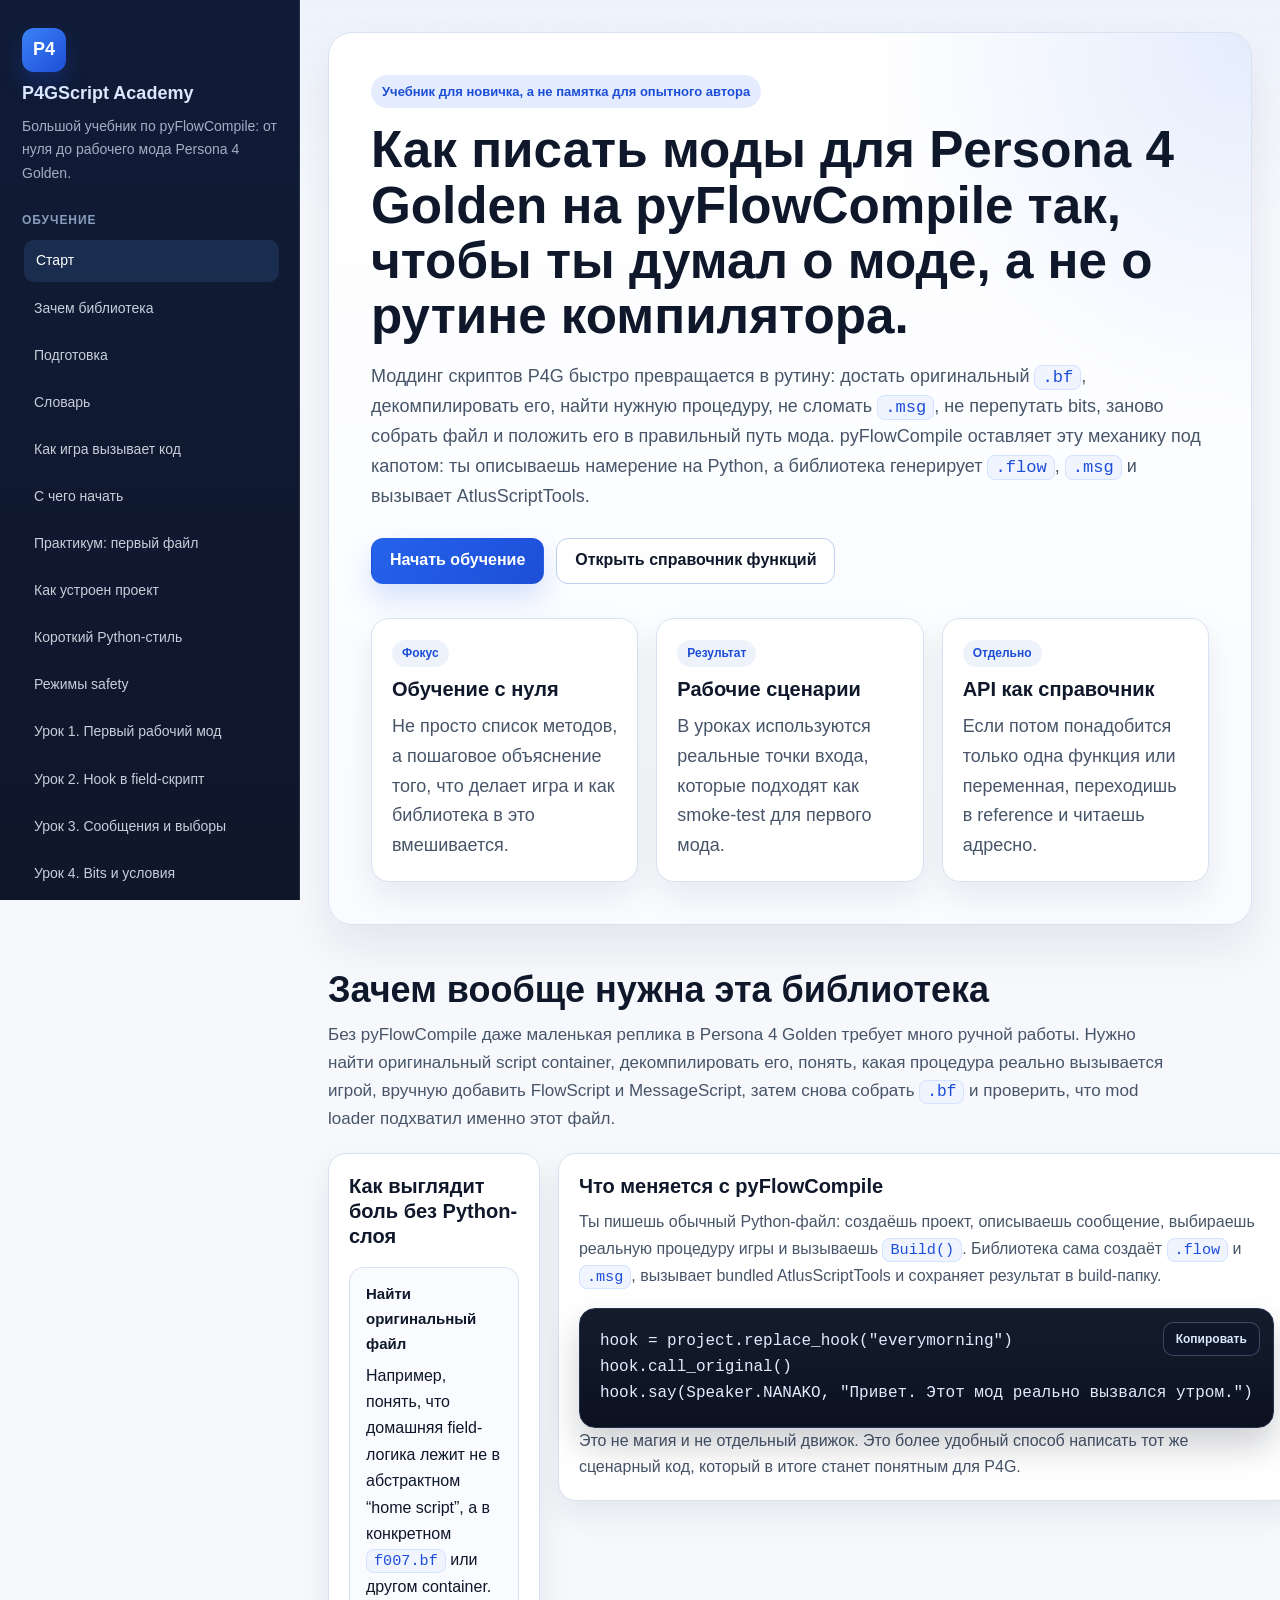
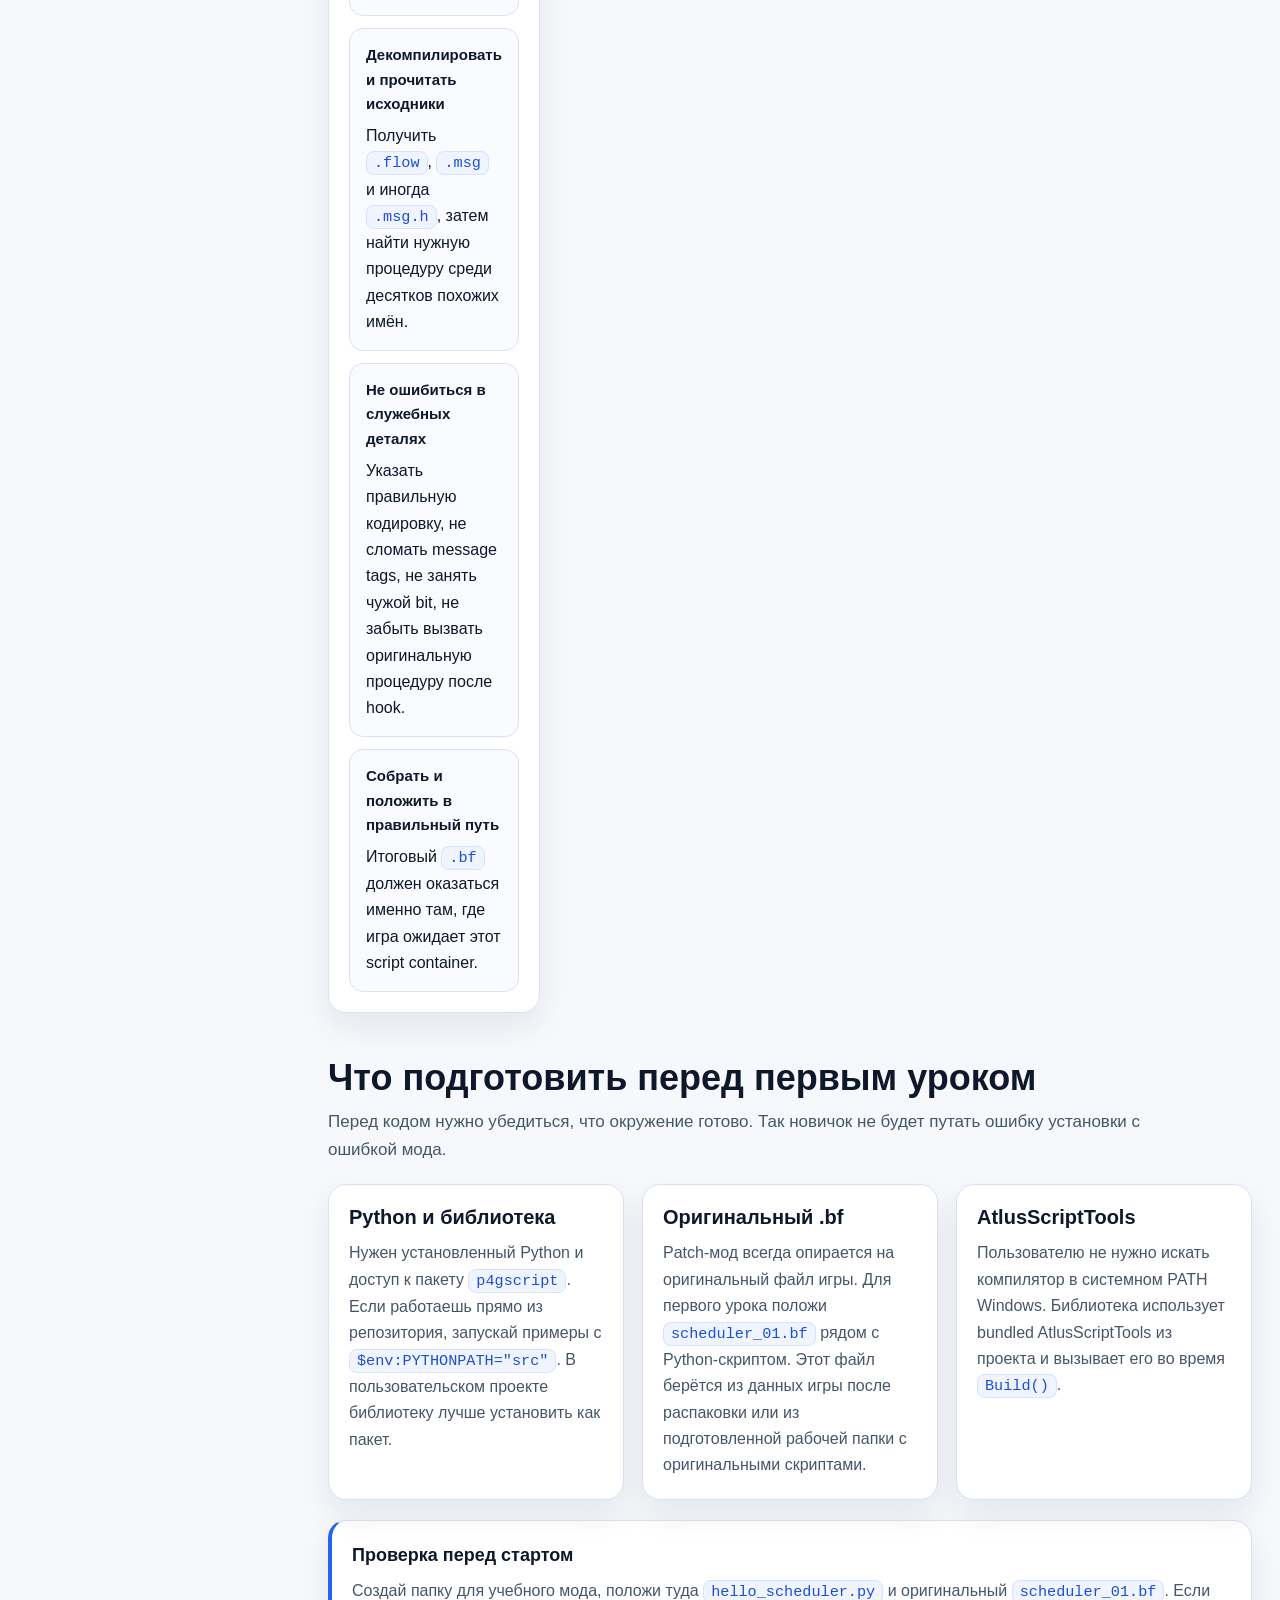
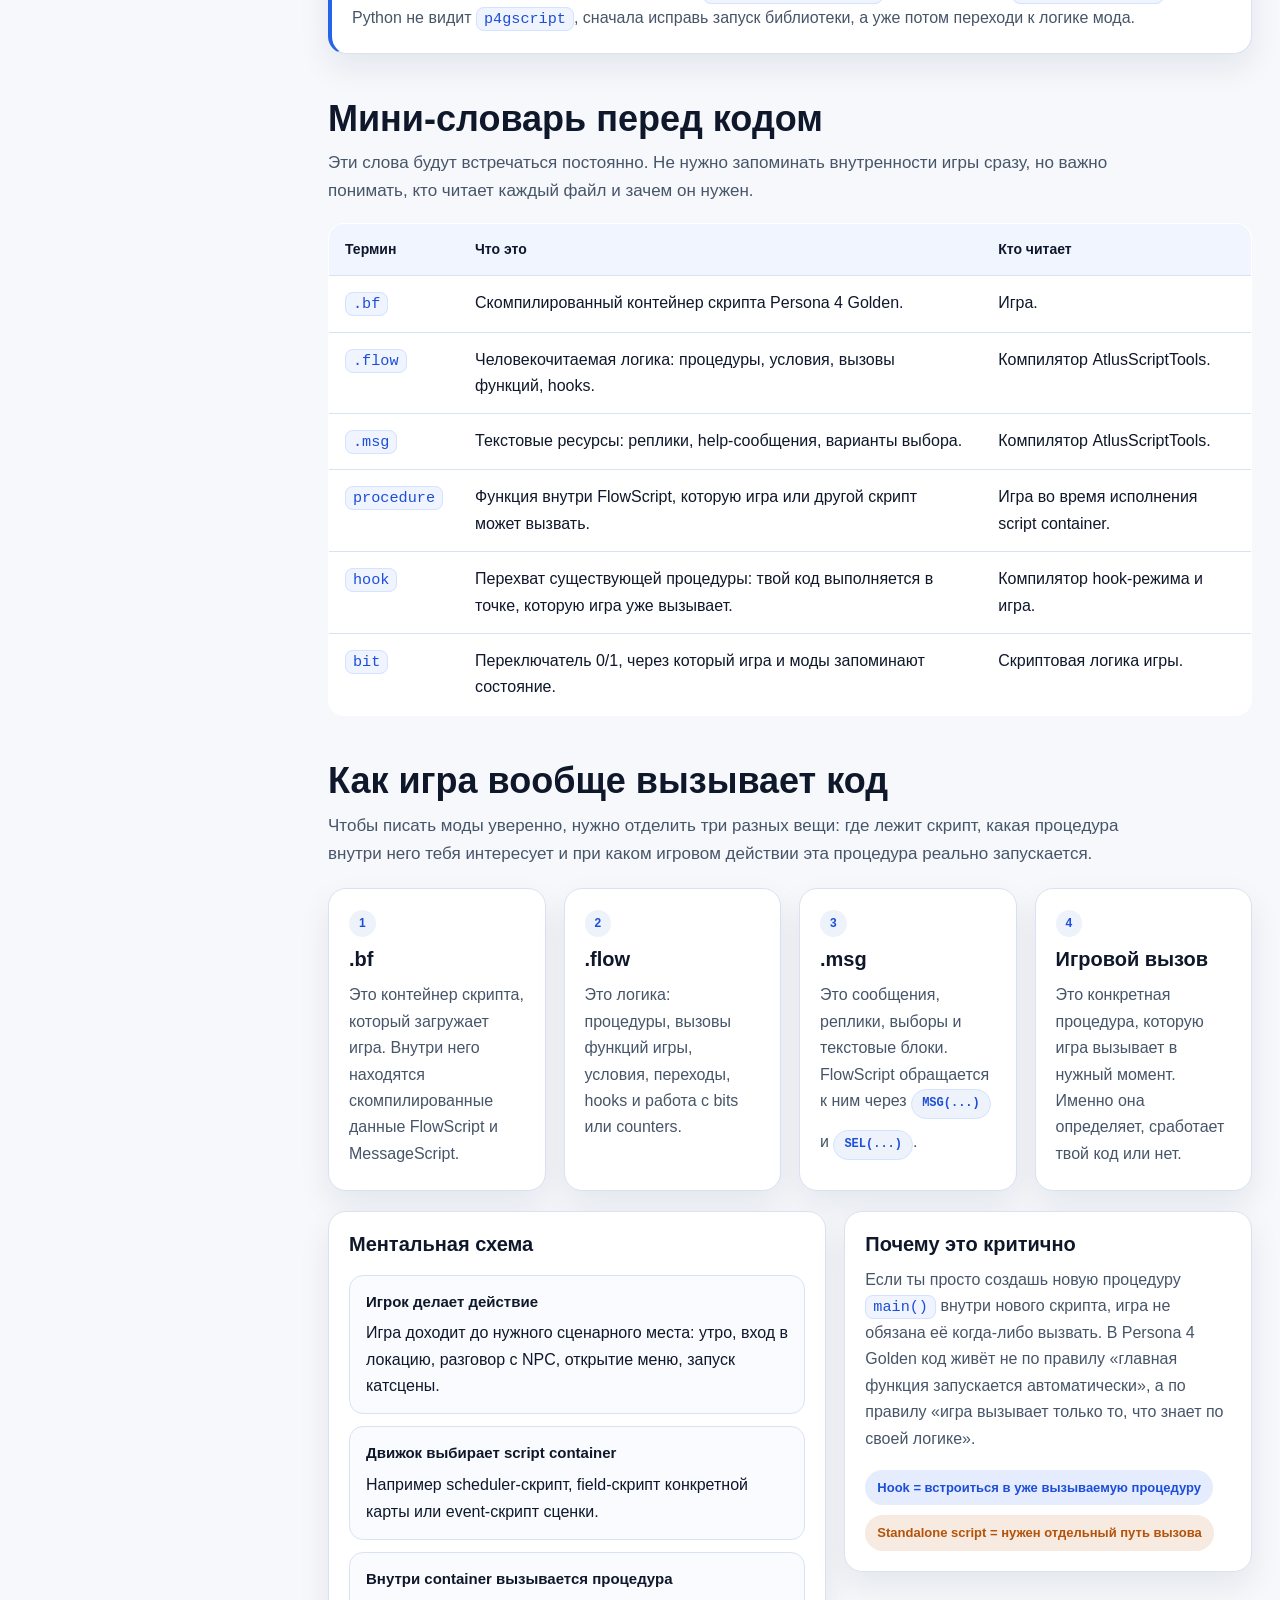
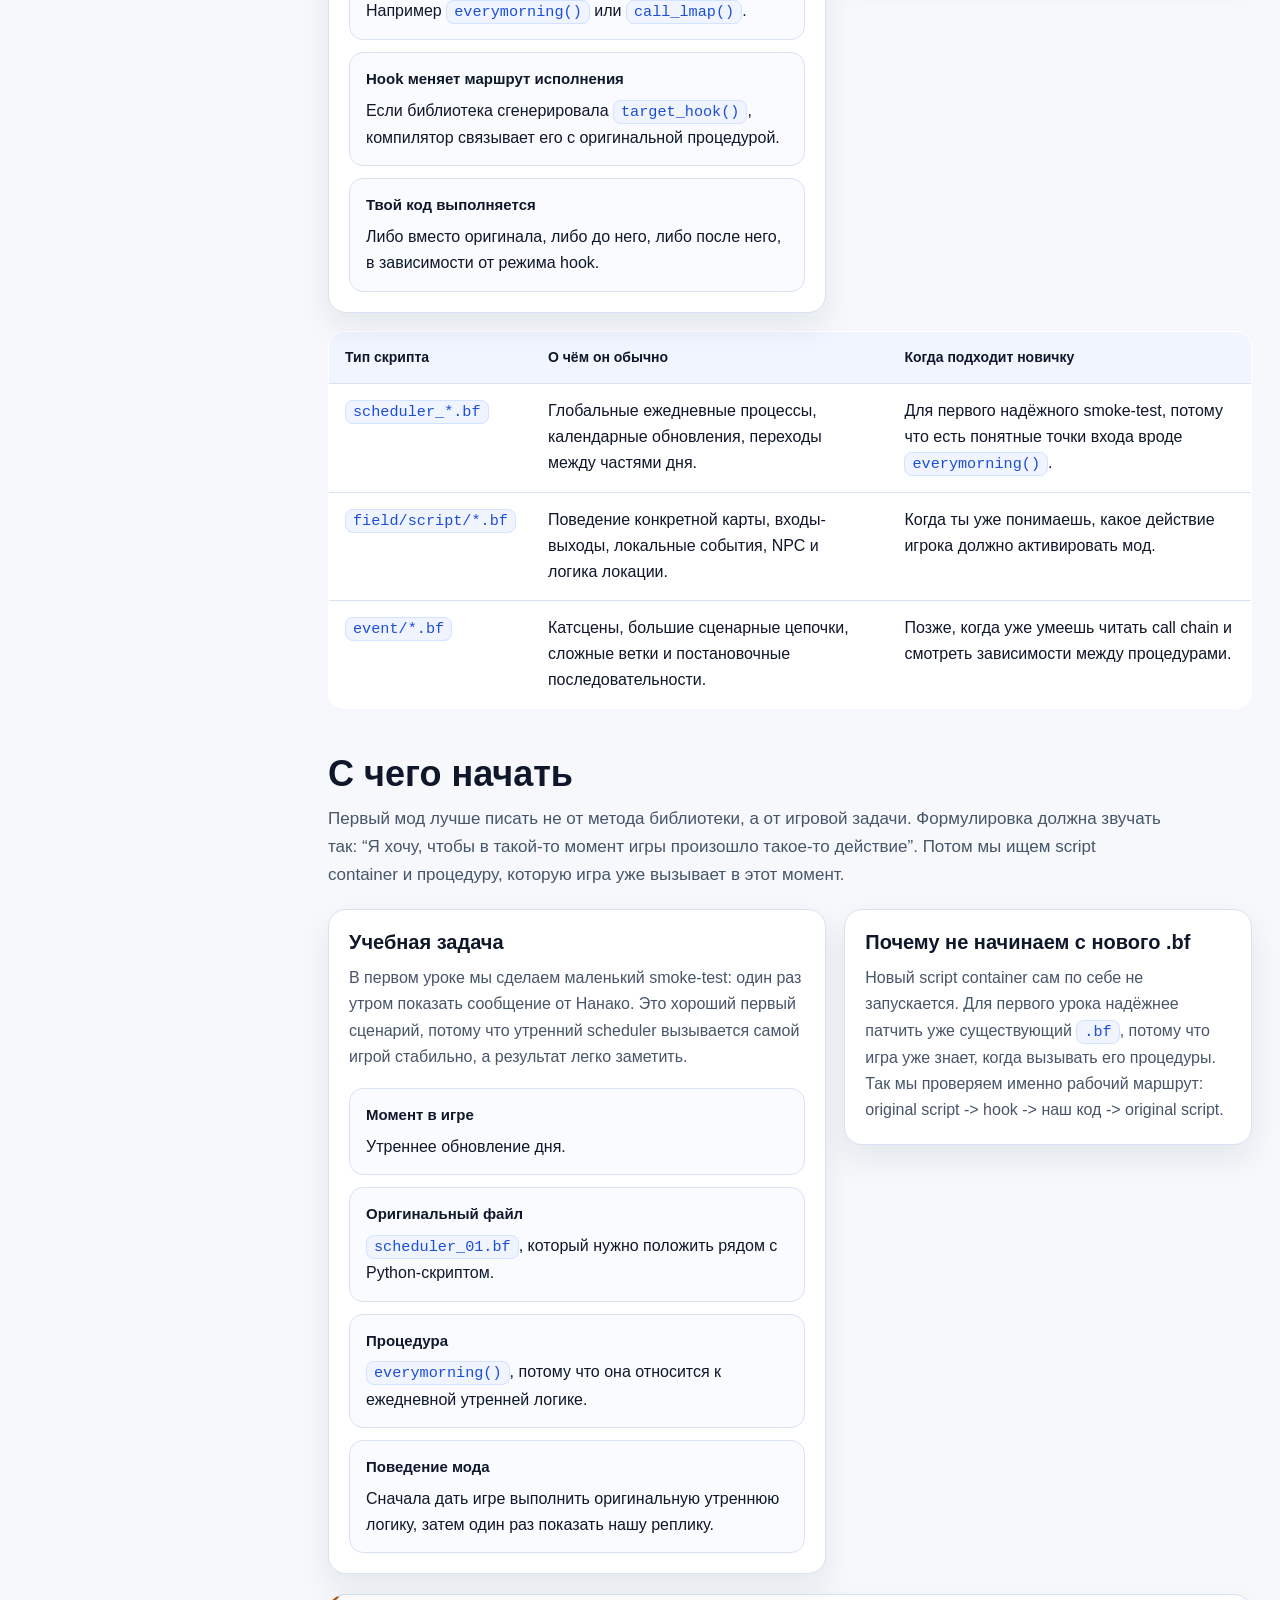
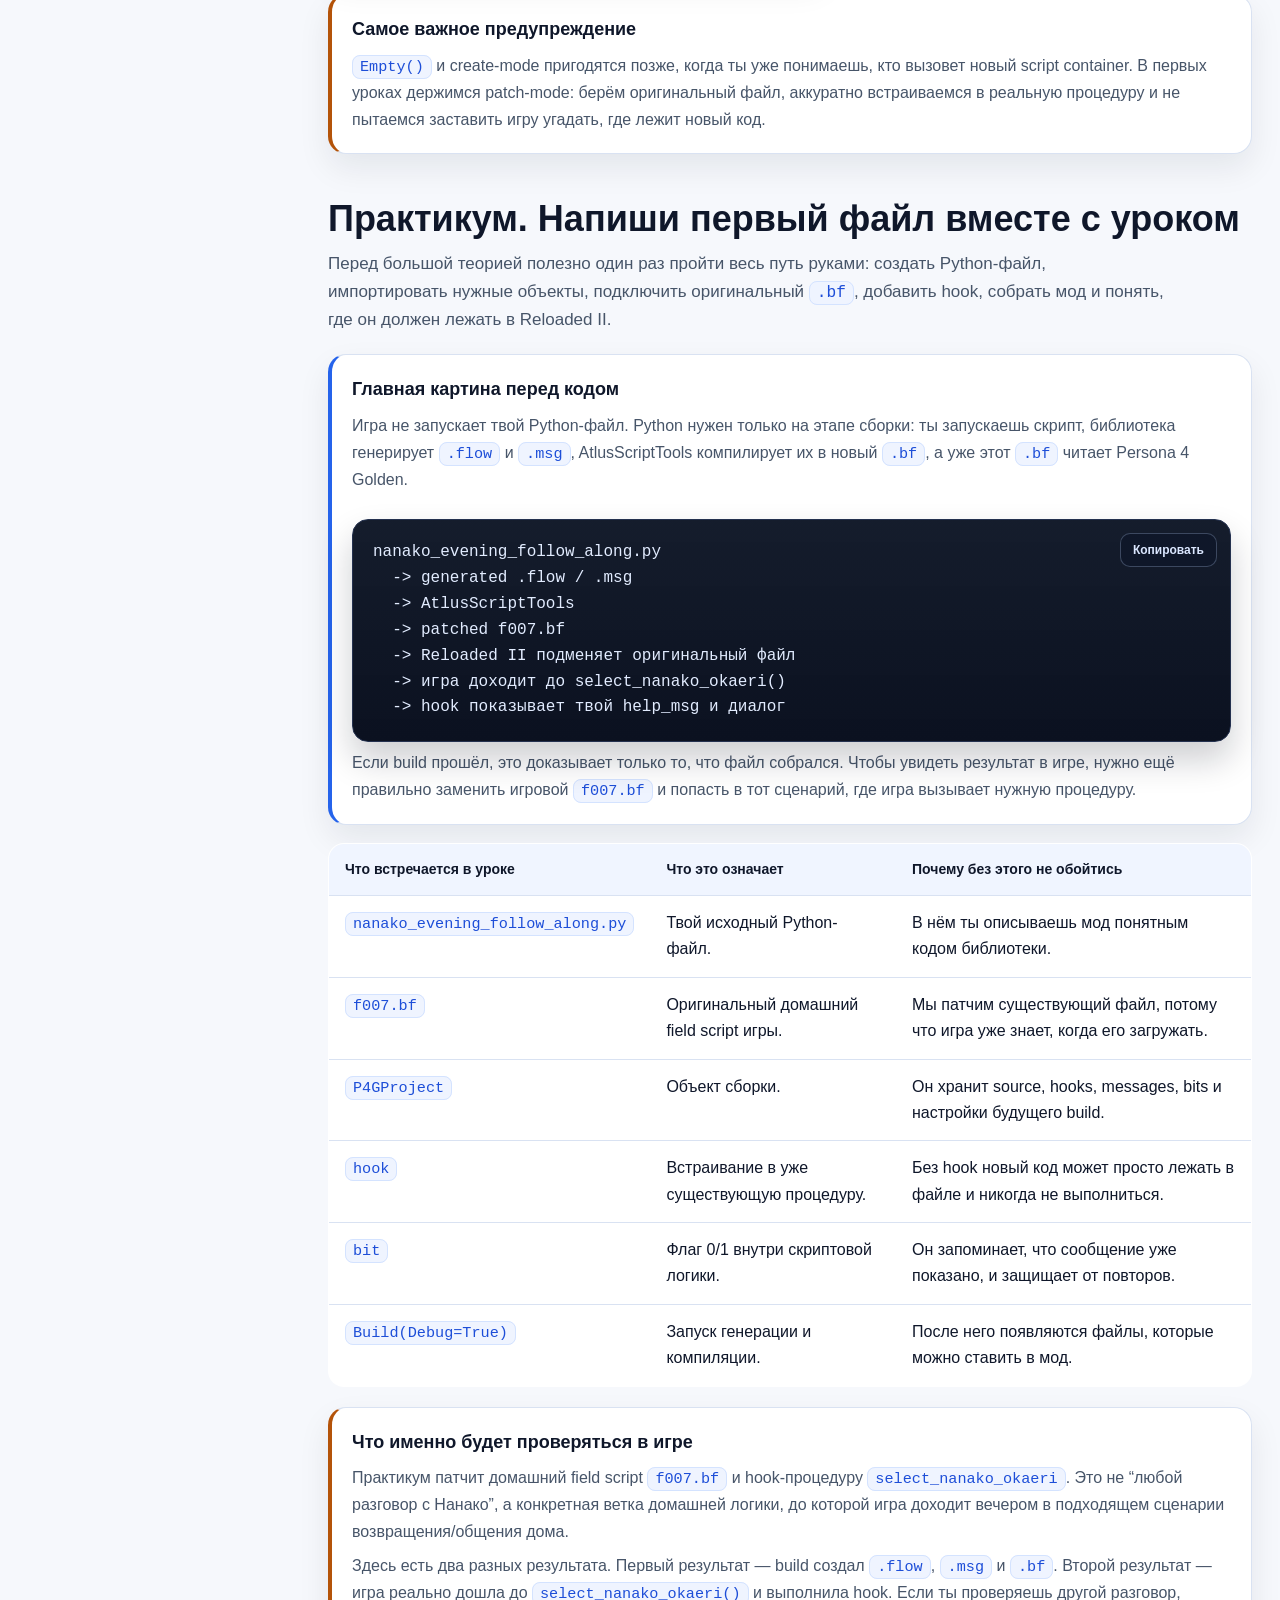
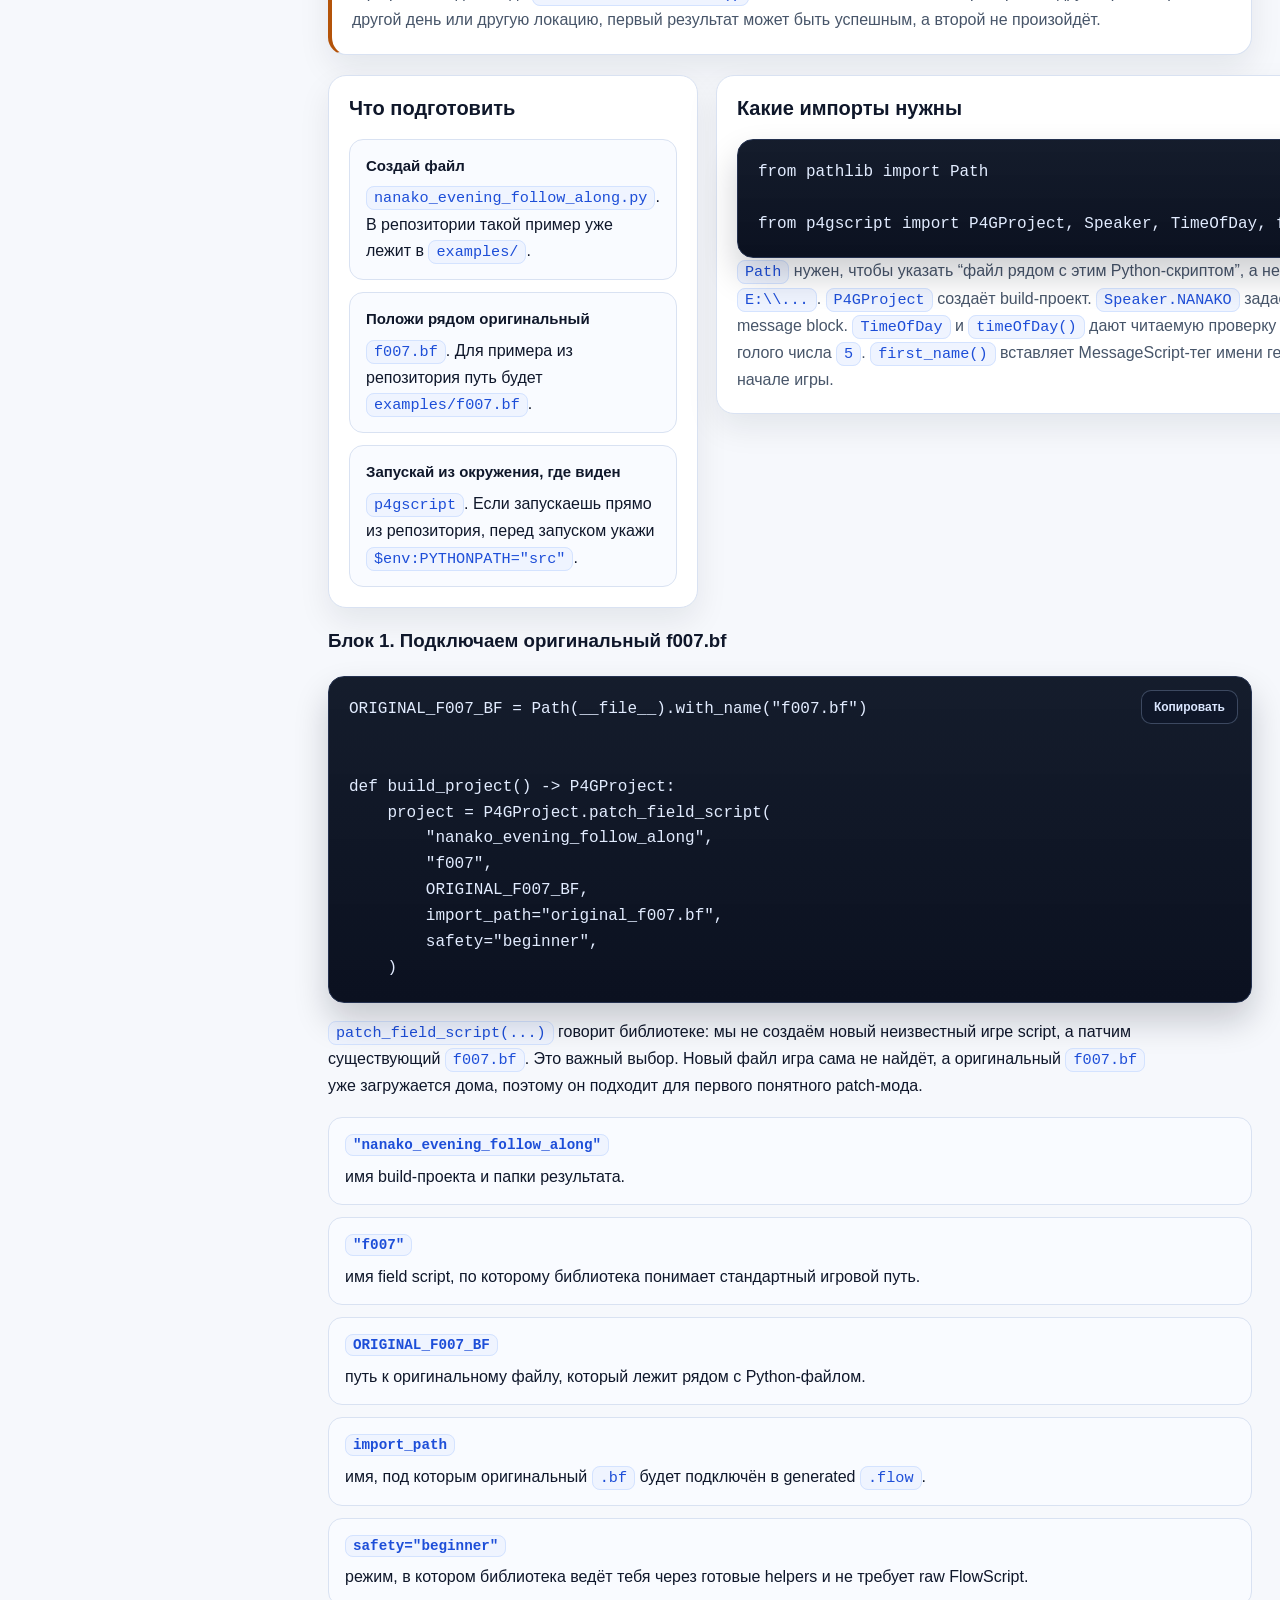
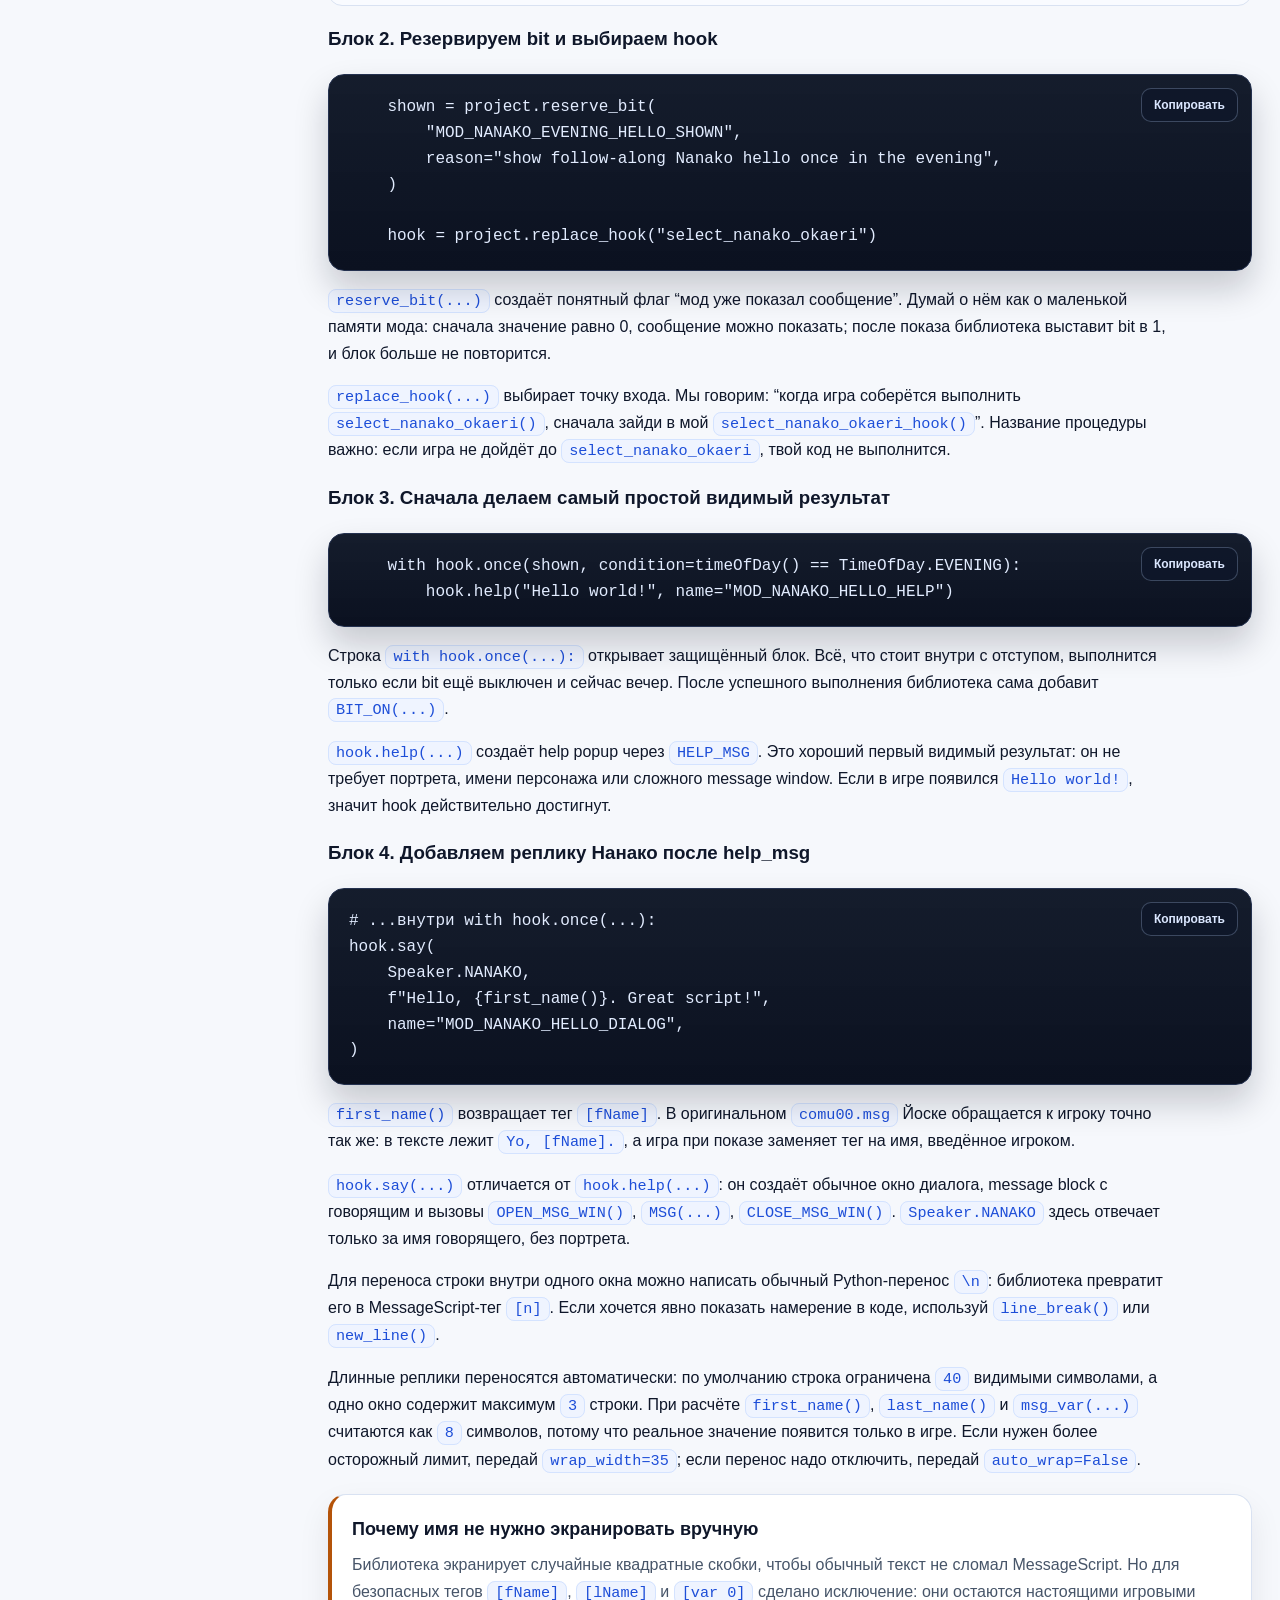
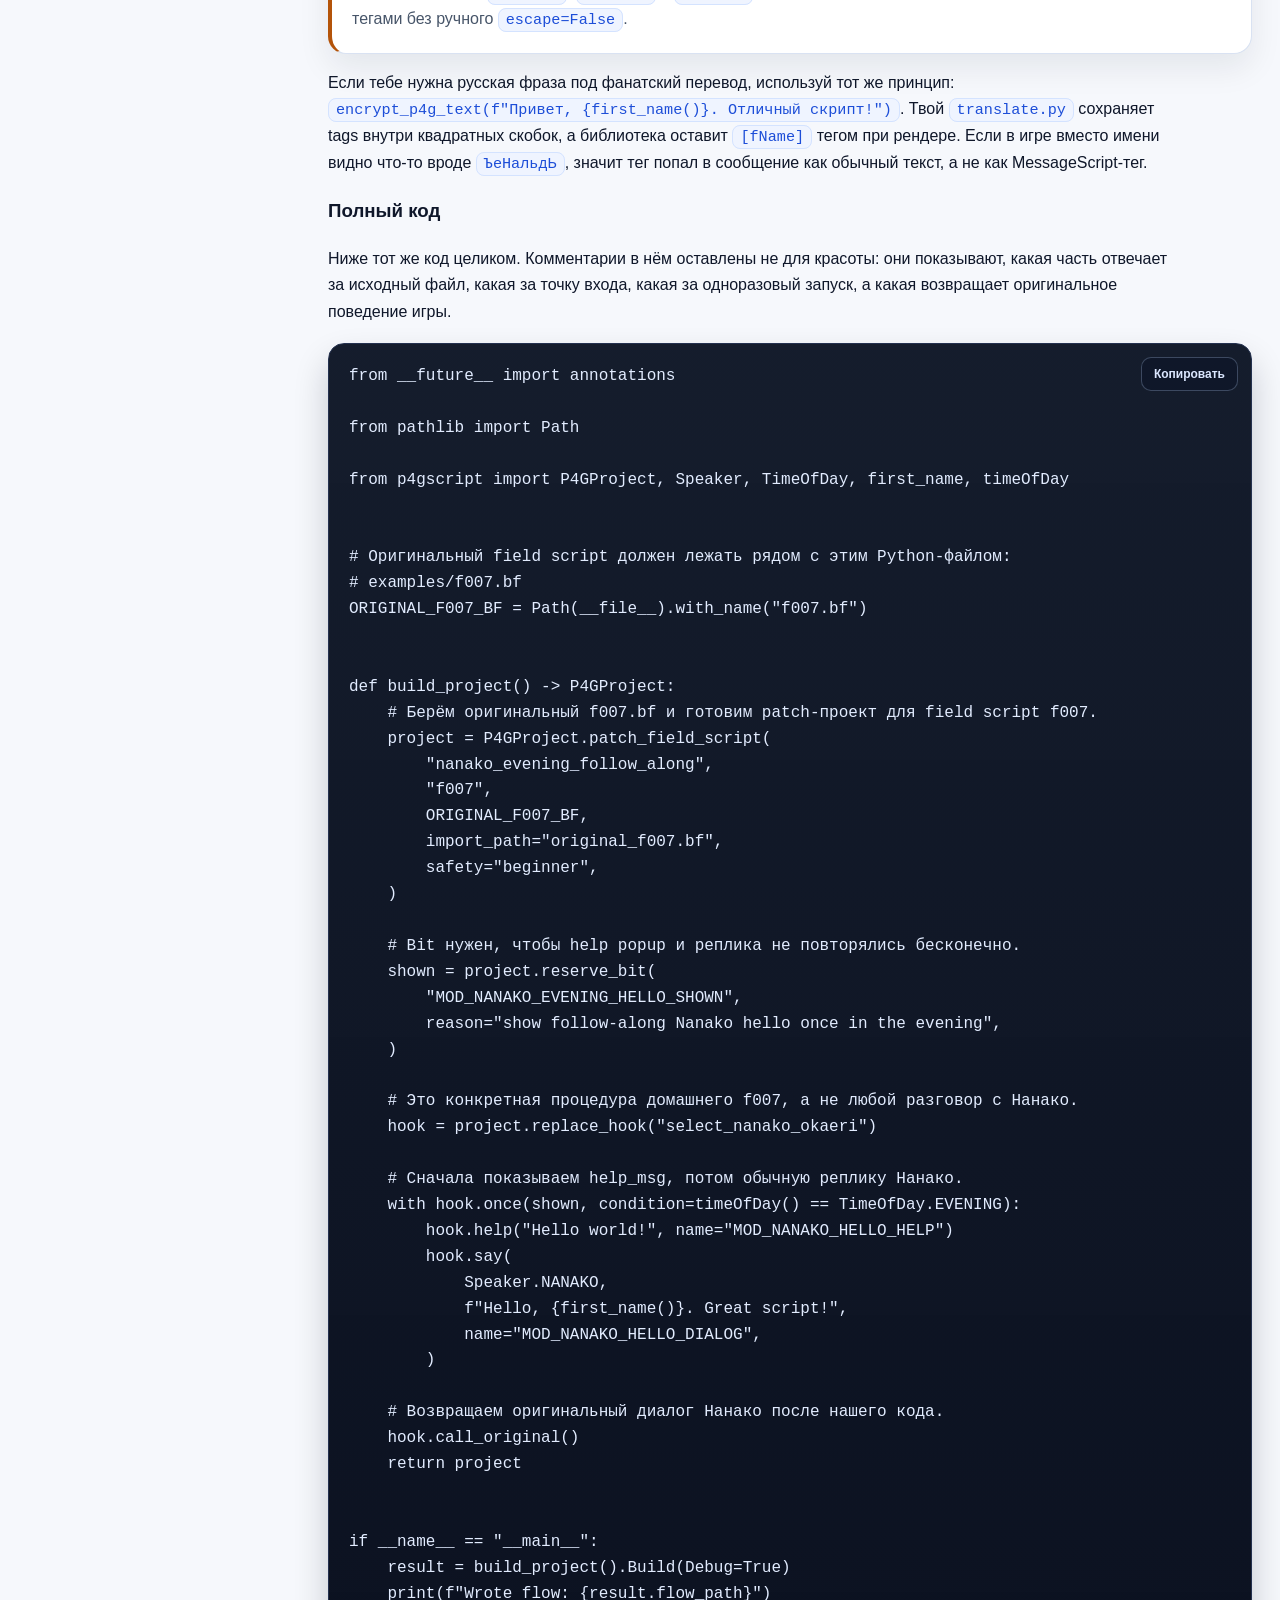
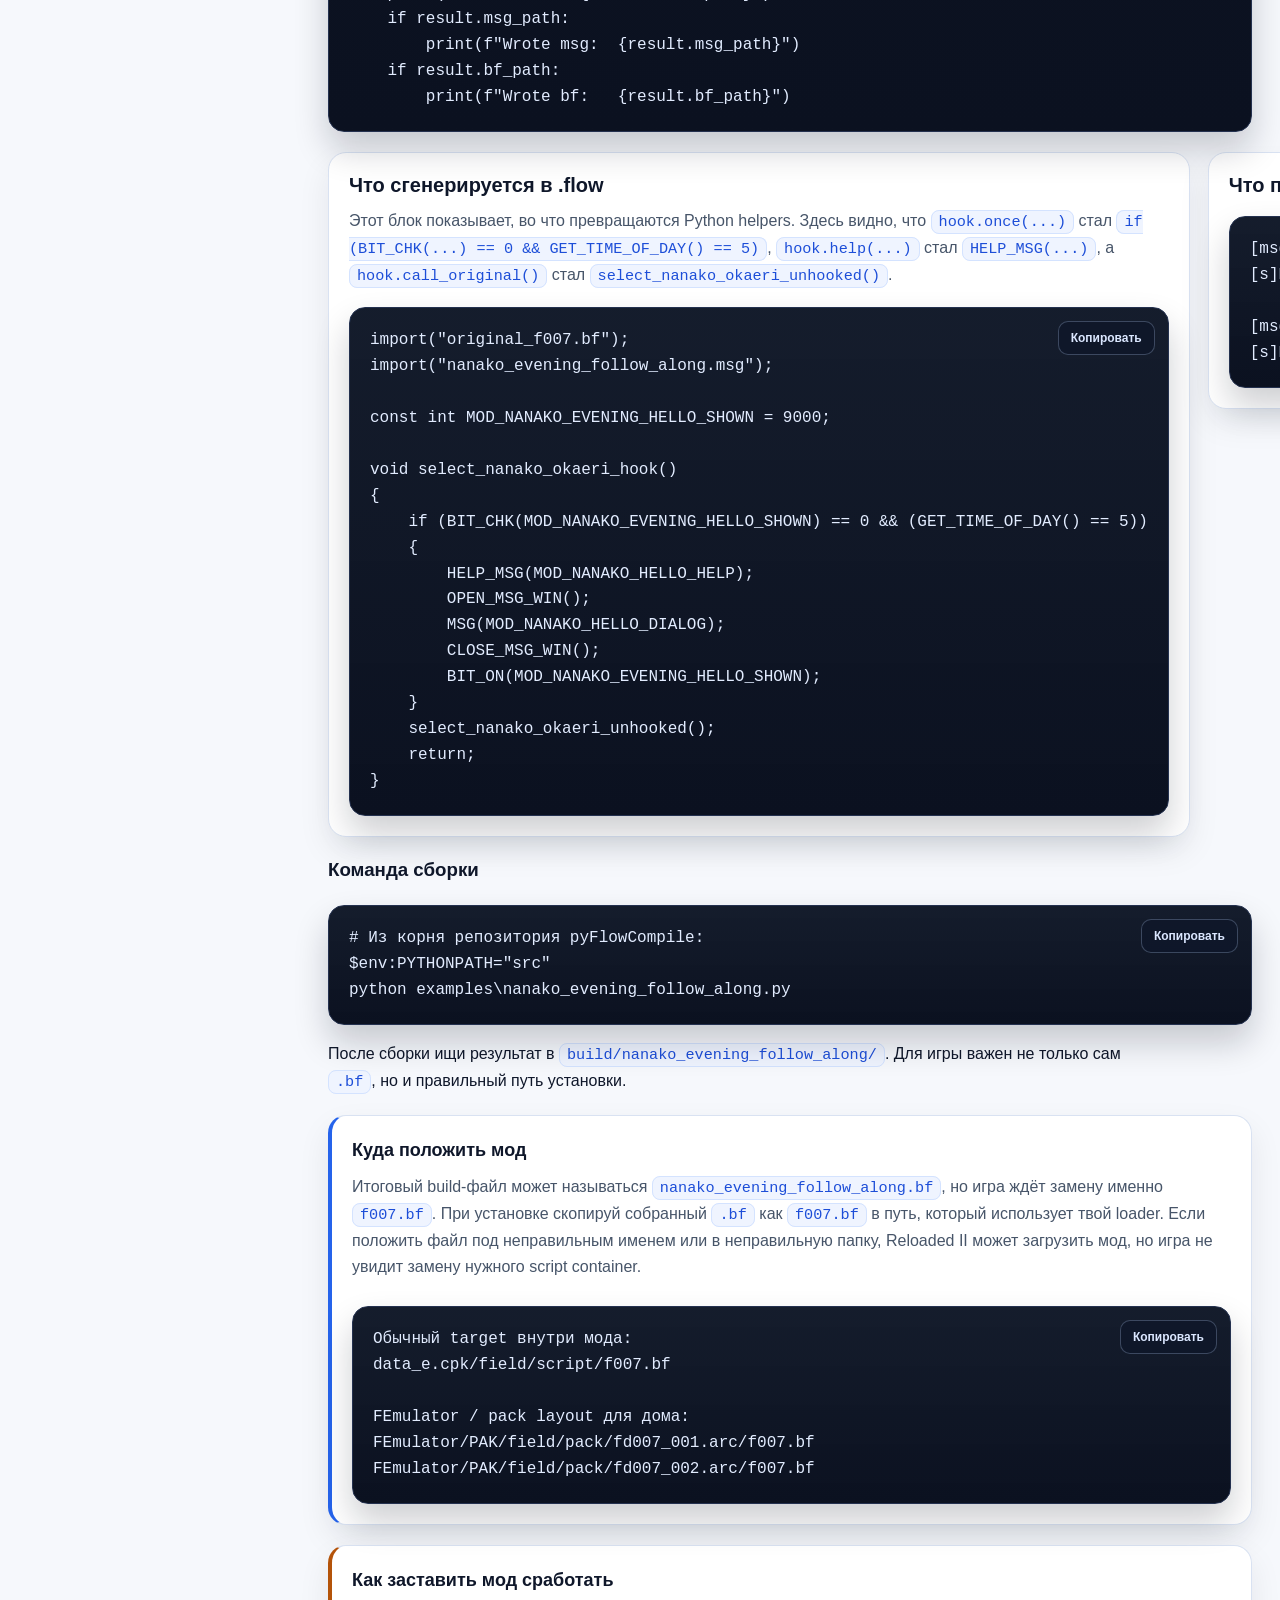
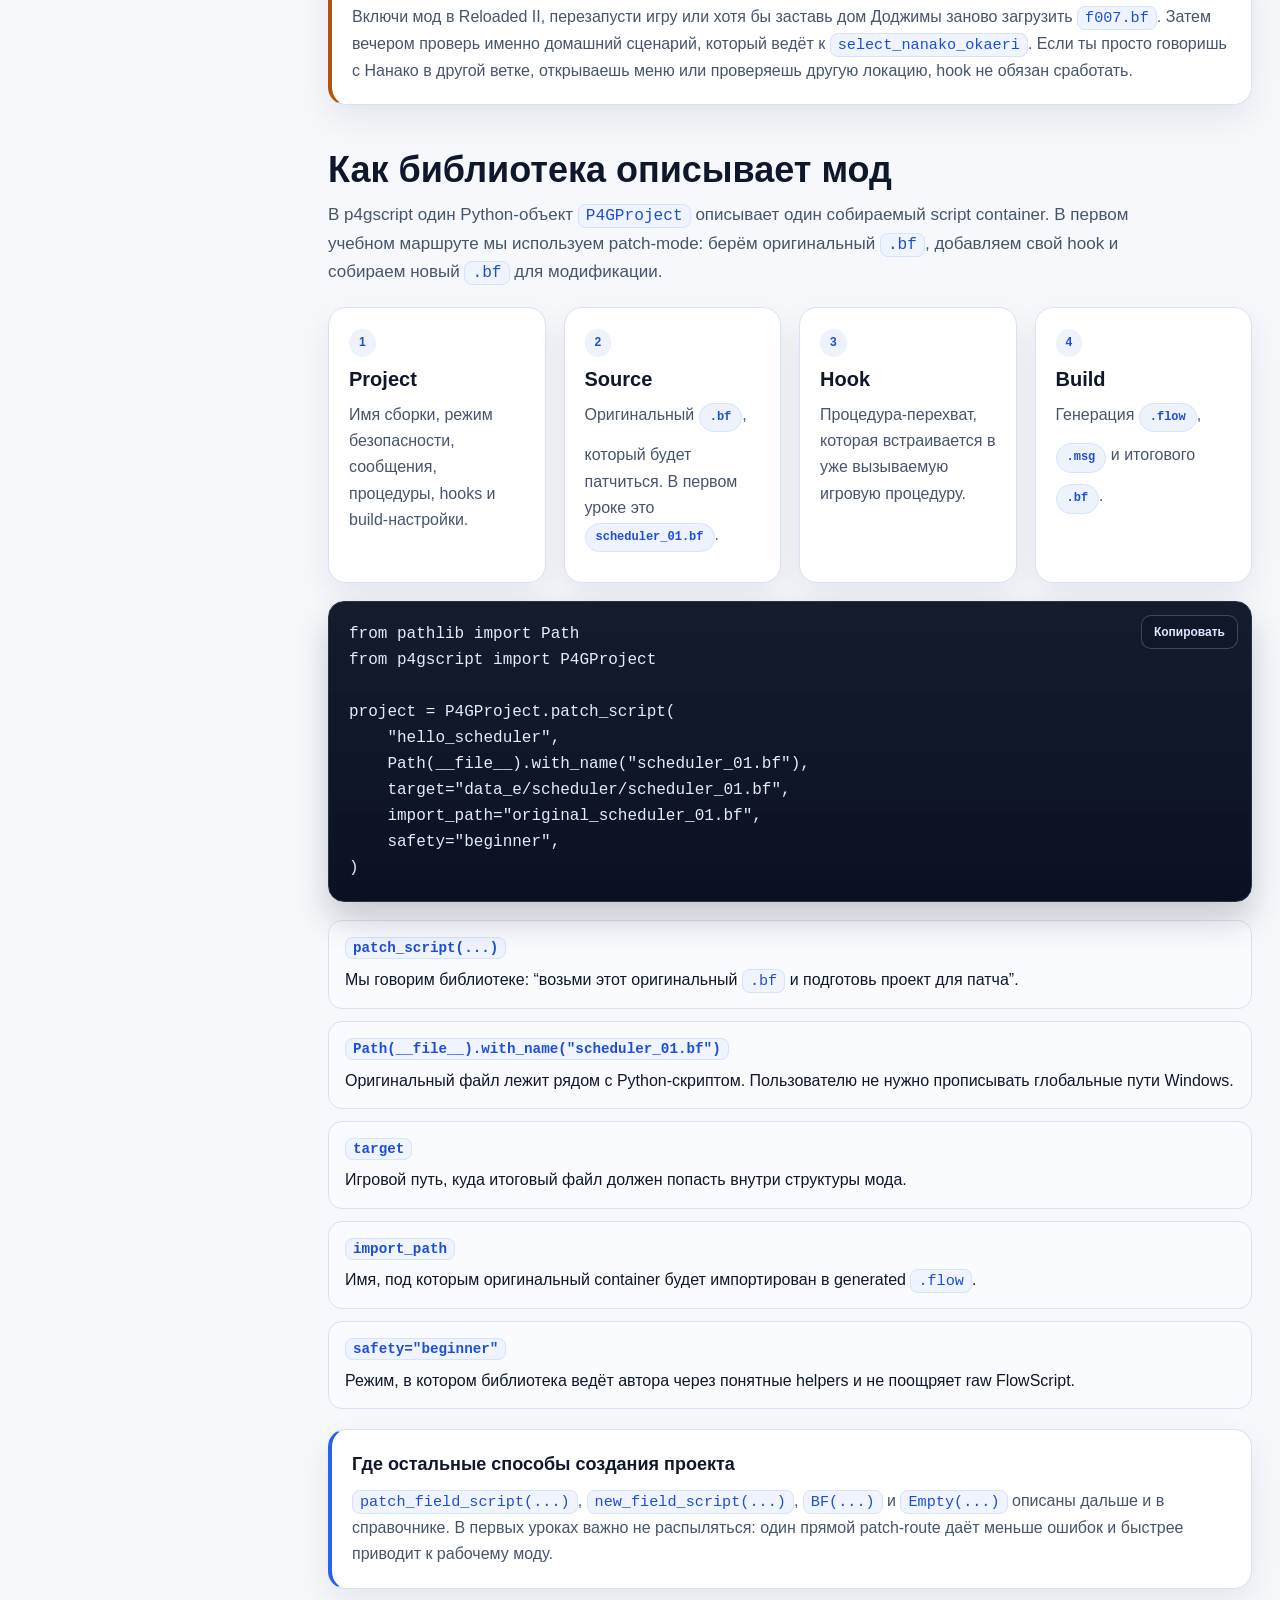
<file: docs/index.html>
<!DOCTYPE html>
<html lang="ru">
<head>
  <meta charset="UTF-8">
  <meta name="viewport" content="width=device-width, initial-scale=1.0">
  <title>P4GScript Academy</title>
  <link rel="stylesheet" href="styles.css">
</head>
<body data-page="academy">
  <div class="site-shell">
    <aside class="sidebar">
      <div class="brand">
        <div class="brand-mark">P4</div>
        <h1>P4GScript Academy</h1>
        <p>Большой учебник по pyFlowCompile: от нуля до рабочего мода Persona 4 Golden.</p>
      </div>

      <div class="sidebar-group">
        <p class="sidebar-label">Обучение</p>
        <nav class="sidebar-nav">
          <a href="#hero">Старт</a>
          <a href="#why-library">Зачем библиотека</a>
          <a href="#prerequisites">Подготовка</a>
          <a href="#glossary">Словарь</a>
          <a href="#how-game-calls">Как игра вызывает код</a>
          <a href="#start-here">С чего начать</a>
          <a href="#follow-along">Практикум: первый файл</a>
          <a href="#project-model">Как устроен проект</a>
          <a href="#python-style">Короткий Python-стиль</a>
          <a href="#safety-modes">Режимы safety</a>
          <a href="#lesson-1">Урок 1. Первый рабочий мод</a>
          <a href="#lesson-2">Урок 2. Hook в field-скрипт</a>
          <a href="#lesson-3">Урок 3. Сообщения и выборы</a>
          <a href="#lesson-4">Урок 4. Bits и условия</a>
          <a href="#lesson-5">Урок 5. Build и установка</a>
          <a href="#debugging">Почему мод не сработал</a>
          <a href="#next-steps">Куда расти дальше</a>
        </nav>
      </div>

      <div class="sidebar-group">
        <p class="sidebar-label">Навигация</p>
        <div class="sidebar-links">
          <a href="reference.html">Открыть справочник API</a>
        </div>
      </div>

      <div class="sidebar-tip">
        <strong>Главная мысль</strong>
        <p>Скомпилировать <span class="inline-code">.bf</span> недостаточно. Нужно понять, какая игровая процедура реально будет вызвана и как твой код в неё встраивается.</p>
      </div>
    </aside>

    <main class="content">
      <div class="content-inner">
        <section class="hero" id="hero">
          <div class="eyebrow">Учебник для новичка, а не памятка для опытного автора</div>
          <h1>Как писать моды для Persona 4 Golden на pyFlowCompile так, чтобы ты думал о моде, а не о рутине компилятора.</h1>
          <p>Моддинг скриптов P4G быстро превращается в рутину: достать оригинальный <span class="inline-code">.bf</span>, декомпилировать его, найти нужную процедуру, не сломать <span class="inline-code">.msg</span>, не перепутать bits, заново собрать файл и положить его в правильный путь мода. pyFlowCompile оставляет эту механику под капотом: ты описываешь намерение на Python, а библиотека генерирует <span class="inline-code">.flow</span>, <span class="inline-code">.msg</span> и вызывает AtlusScriptTools.</p>
          <div class="hero-actions">
            <a class="button primary" href="#why-library">Начать обучение</a>
            <a class="button secondary" href="reference.html">Открыть справочник функций</a>
          </div>
          <div class="hero-meta">
            <article class="stat-card">
              <span>Фокус</span>
              <h3>Обучение с нуля</h3>
              <p>Не просто список методов, а пошаговое объяснение того, что делает игра и как библиотека в это вмешивается.</p>
            </article>
            <article class="stat-card">
              <span>Результат</span>
              <h3>Рабочие сценарии</h3>
              <p>В уроках используются реальные точки входа, которые подходят как smoke-test для первого мода.</p>
            </article>
            <article class="stat-card">
              <span>Отдельно</span>
              <h3>API как справочник</h3>
              <p>Если потом понадобится только одна функция или переменная, переходишь в reference и читаешь адресно.</p>
            </article>
          </div>
        </section>


        <section class="doc-section" id="why-library">
          <h2>Зачем вообще нужна эта библиотека</h2>
          <p class="lead">Без pyFlowCompile даже маленькая реплика в Persona 4 Golden требует много ручной работы. Нужно найти оригинальный script container, декомпилировать его, понять, какая процедура реально вызывается игрой, вручную добавить FlowScript и MessageScript, затем снова собрать <span class="inline-code">.bf</span> и проверить, что mod loader подхватил именно этот файл.</p>

          <div class="lesson-grid section-stack">
            <article class="lesson-card">
              <h3>Как выглядит боль без Python-слоя</h3>
              <ol class="step-list">
                <li>
                  <strong>Найти оригинальный файл</strong>
                  Например, понять, что домашняя field-логика лежит не в абстрактном “home script”, а в конкретном <span class="inline-code">f007.bf</span> или другом container.
                </li>
                <li>
                  <strong>Декомпилировать и прочитать исходники</strong>
                  Получить <span class="inline-code">.flow</span>, <span class="inline-code">.msg</span> и иногда <span class="inline-code">.msg.h</span>, затем найти нужную процедуру среди десятков похожих имён.
                </li>
                <li>
                  <strong>Не ошибиться в служебных деталях</strong>
                  Указать правильную кодировку, не сломать message tags, не занять чужой bit, не забыть вызвать оригинальную процедуру после hook.
                </li>
                <li>
                  <strong>Собрать и положить в правильный путь</strong>
                  Итоговый <span class="inline-code">.bf</span> должен оказаться именно там, где игра ожидает этот script container.
                </li>
              </ol>
            </article>
            <article class="panel">
              <h3>Что меняется с pyFlowCompile</h3>
              <p>Ты пишешь обычный Python-файл: создаёшь проект, описываешь сообщение, выбираешь реальную процедуру игры и вызываешь <span class="inline-code">Build()</span>. Библиотека сама создаёт <span class="inline-code">.flow</span> и <span class="inline-code">.msg</span>, вызывает bundled AtlusScriptTools и сохраняет результат в build-папку.</p>
              <div class="code-block">
                <pre><code class="language-python">hook = project.replace_hook("everymorning")
hook.call_original()
hook.say(Speaker.NANAKO, "Привет. Этот мод реально вызвался утром.")</code></pre>
              </div>
              <p>Это не магия и не отдельный движок. Это более удобный способ написать тот же сценарный код, который в итоге станет понятным для P4G.</p>
            </article>
          </div>
        </section>

        <section class="doc-section" id="prerequisites">
          <h2>Что подготовить перед первым уроком</h2>
          <p class="lead">Перед кодом нужно убедиться, что окружение готово. Так новичок не будет путать ошибку установки с ошибкой мода.</p>

          <div class="card-grid section-stack">
            <article class="doc-card">
              <h3>Python и библиотека</h3>
              <p>Нужен установленный Python и доступ к пакету <span class="inline-code">p4gscript</span>. Если работаешь прямо из репозитория, запускай примеры с <span class="inline-code">$env:PYTHONPATH="src"</span>. В пользовательском проекте библиотеку лучше установить как пакет.</p>
            </article>
            <article class="doc-card">
              <h3>Оригинальный .bf</h3>
              <p>Patch-мод всегда опирается на оригинальный файл игры. Для первого урока положи <span class="inline-code">scheduler_01.bf</span> рядом с Python-скриптом. Этот файл берётся из данных игры после распаковки или из подготовленной рабочей папки с оригинальными скриптами.</p>
            </article>
            <article class="doc-card">
              <h3>AtlusScriptTools</h3>
              <p>Пользователю не нужно искать компилятор в системном PATH Windows. Библиотека использует bundled AtlusScriptTools из проекта и вызывает его во время <span class="inline-code">Build()</span>.</p>
            </article>
          </div>

          <div class="callout info section-stack">
            <h3>Проверка перед стартом</h3>
            <p>Создай папку для учебного мода, положи туда <span class="inline-code">hello_scheduler.py</span> и оригинальный <span class="inline-code">scheduler_01.bf</span>. Если Python не видит <span class="inline-code">p4gscript</span>, сначала исправь запуск библиотеки, а уже потом переходи к логике мода.</p>
          </div>
        </section>

        <section class="doc-section" id="glossary">
          <h2>Мини-словарь перед кодом</h2>
          <p class="lead">Эти слова будут встречаться постоянно. Не нужно запоминать внутренности игры сразу, но важно понимать, кто читает каждый файл и зачем он нужен.</p>

          <div class="table-wrap section-stack">
            <table>
              <thead>
                <tr>
                  <th>Термин</th>
                  <th>Что это</th>
                  <th>Кто читает</th>
                </tr>
              </thead>
              <tbody>
                <tr>
                  <td><span class="inline-code">.bf</span></td>
                  <td>Скомпилированный контейнер скрипта Persona 4 Golden.</td>
                  <td>Игра.</td>
                </tr>
                <tr>
                  <td><span class="inline-code">.flow</span></td>
                  <td>Человекочитаемая логика: процедуры, условия, вызовы функций, hooks.</td>
                  <td>Компилятор AtlusScriptTools.</td>
                </tr>
                <tr>
                  <td><span class="inline-code">.msg</span></td>
                  <td>Текстовые ресурсы: реплики, help-сообщения, варианты выбора.</td>
                  <td>Компилятор AtlusScriptTools.</td>
                </tr>
                <tr>
                  <td><span class="inline-code">procedure</span></td>
                  <td>Функция внутри FlowScript, которую игра или другой скрипт может вызвать.</td>
                  <td>Игра во время исполнения script container.</td>
                </tr>
                <tr>
                  <td><span class="inline-code">hook</span></td>
                  <td>Перехват существующей процедуры: твой код выполняется в точке, которую игра уже вызывает.</td>
                  <td>Компилятор hook-режима и игра.</td>
                </tr>
                <tr>
                  <td><span class="inline-code">bit</span></td>
                  <td>Переключатель 0/1, через который игра и моды запоминают состояние.</td>
                  <td>Скриптовая логика игры.</td>
                </tr>
              </tbody>
            </table>
          </div>
        </section>
<section class="doc-section" id="how-game-calls">
          <h2>Как игра вообще вызывает код</h2>
          <p class="lead">Чтобы писать моды уверенно, нужно отделить три разных вещи: где лежит скрипт, какая процедура внутри него тебя интересует и при каком игровом действии эта процедура реально запускается.</p>

          <div class="path-grid section-stack">
            <article class="path-card">
              <span>1</span>
              <h3>.bf</h3>
              <p>Это контейнер скрипта, который загружает игра. Внутри него находятся скомпилированные данные FlowScript и MessageScript.</p>
            </article>
            <article class="path-card">
              <span>2</span>
              <h3>.flow</h3>
              <p>Это логика: процедуры, вызовы функций игры, условия, переходы, hooks и работа с bits или counters.</p>
            </article>
            <article class="path-card">
              <span>3</span>
              <h3>.msg</h3>
              <p>Это сообщения, реплики, выборы и текстовые блоки. FlowScript обращается к ним через <span class="inline-code">MSG(...)</span> и <span class="inline-code">SEL(...)</span>.</p>
            </article>
            <article class="path-card">
              <span>4</span>
              <h3>Игровой вызов</h3>
              <p>Это конкретная процедура, которую игра вызывает в нужный момент. Именно она определяет, сработает твой код или нет.</p>
            </article>
          </div>

          <div class="lesson-grid section-stack">
            <article class="lesson-card">
              <h3>Ментальная схема</h3>
              <ol class="step-list">
                <li>
                  <strong>Игрок делает действие</strong>
                  Игра доходит до нужного сценарного места: утро, вход в локацию, разговор с NPC, открытие меню, запуск катсцены.
                </li>
                <li>
                  <strong>Движок выбирает script container</strong>
                  Например scheduler-скрипт, field-скрипт конкретной карты или event-скрипт сценки.
                </li>
                <li>
                  <strong>Внутри container вызывается процедура</strong>
                  Например <span class="inline-code">everymorning()</span> или <span class="inline-code">call_lmap()</span>.
                </li>
                <li>
                  <strong>Hook меняет маршрут исполнения</strong>
                  Если библиотека сгенерировала <span class="inline-code">target_hook()</span>, компилятор связывает его с оригинальной процедурой.
                </li>
                <li>
                  <strong>Твой код выполняется</strong>
                  Либо вместо оригинала, либо до него, либо после него, в зависимости от режима hook.
                </li>
              </ol>
            </article>
            <article class="panel">
              <h3>Почему это критично</h3>
              <p>Если ты просто создашь новую процедуру <span class="inline-code">main()</span> внутри нового скрипта, игра не обязана её когда-либо вызвать. В Persona 4 Golden код живёт не по правилу «главная функция запускается автоматически», а по правилу «игра вызывает только то, что знает по своей логике».</p>
              <div class="info-strip">
                <span class="badge core">Hook = встроиться в уже вызываемую процедуру</span>
                <span class="badge standard">Standalone script = нужен отдельный путь вызова</span>
              </div>
            </article>
          </div>

          <div class="table-wrap">
            <table>
              <thead>
                <tr>
                  <th>Тип скрипта</th>
                  <th>О чём он обычно</th>
                  <th>Когда подходит новичку</th>
                </tr>
              </thead>
              <tbody>
                <tr>
                  <td><span class="inline-code">scheduler_*.bf</span></td>
                  <td>Глобальные ежедневные процессы, календарные обновления, переходы между частями дня.</td>
                  <td>Для первого надёжного smoke-test, потому что есть понятные точки входа вроде <span class="inline-code">everymorning()</span>.</td>
                </tr>
                <tr>
                  <td><span class="inline-code">field/script/*.bf</span></td>
                  <td>Поведение конкретной карты, входы-выходы, локальные события, NPC и логика локации.</td>
                  <td>Когда ты уже понимаешь, какое действие игрока должно активировать мод.</td>
                </tr>
                <tr>
                  <td><span class="inline-code">event/*.bf</span></td>
                  <td>Катсцены, большие сценарные цепочки, сложные ветки и постановочные последовательности.</td>
                  <td>Позже, когда уже умеешь читать call chain и смотреть зависимости между процедурами.</td>
                </tr>
              </tbody>
            </table>
          </div>
        </section>

                <section class="doc-section" id="start-here">
          <h2>С чего начать</h2>
          <p class="lead">Первый мод лучше писать не от метода библиотеки, а от игровой задачи. Формулировка должна звучать так: “Я хочу, чтобы в такой-то момент игры произошло такое-то действие”. Потом мы ищем script container и процедуру, которую игра уже вызывает в этот момент.</p>

          <div class="lesson-grid section-stack">
            <article class="lesson-card">
              <h3>Учебная задача</h3>
              <p>В первом уроке мы сделаем маленький smoke-test: один раз утром показать сообщение от Нанако. Это хороший первый сценарий, потому что утренний scheduler вызывается самой игрой стабильно, а результат легко заметить.</p>
              <ol class="step-list">
                <li>
                  <strong>Момент в игре</strong>
                  Утреннее обновление дня.
                </li>
                <li>
                  <strong>Оригинальный файл</strong>
                  <span class="inline-code">scheduler_01.bf</span>, который нужно положить рядом с Python-скриптом.
                </li>
                <li>
                  <strong>Процедура</strong>
                  <span class="inline-code">everymorning()</span>, потому что она относится к ежедневной утренней логике.
                </li>
                <li>
                  <strong>Поведение мода</strong>
                  Сначала дать игре выполнить оригинальную утреннюю логику, затем один раз показать нашу реплику.
                </li>
              </ol>
            </article>
            <article class="panel">
              <h3>Почему не начинаем с нового .bf</h3>
              <p>Новый script container сам по себе не запускается. Для первого урока надёжнее патчить уже существующий <span class="inline-code">.bf</span>, потому что игра уже знает, когда вызывать его процедуры. Так мы проверяем именно рабочий маршрут: original script -> hook -> наш код -> original script.</p>
            </article>
          </div>

          <div class="callout warn section-stack">
            <h3>Самое важное предупреждение</h3>
            <p><span class="inline-code">Empty()</span> и create-mode пригодятся позже, когда ты уже понимаешь, кто вызовет новый script container. В первых уроках держимся patch-mode: берём оригинальный файл, аккуратно встраиваемся в реальную процедуру и не пытаемся заставить игру угадать, где лежит новый код.</p>
          </div>
        </section>
        <section class="doc-section" id="follow-along">
          <h2>Практикум. Напиши первый файл вместе с уроком</h2>
          <p class="lead">Перед большой теорией полезно один раз пройти весь путь руками: создать Python-файл, импортировать нужные объекты, подключить оригинальный <span class="inline-code">.bf</span>, добавить hook, собрать мод и понять, где он должен лежать в Reloaded II.</p>

          <div class="callout info section-stack">
            <h3>Главная картина перед кодом</h3>
            <p>Игра не запускает твой Python-файл. Python нужен только на этапе сборки: ты запускаешь скрипт, библиотека генерирует <span class="inline-code">.flow</span> и <span class="inline-code">.msg</span>, AtlusScriptTools компилирует их в новый <span class="inline-code">.bf</span>, а уже этот <span class="inline-code">.bf</span> читает Persona 4 Golden.</p>
            <div class="code-block">
              <pre><code class="language-text">nanako_evening_follow_along.py
  -> generated .flow / .msg
  -> AtlusScriptTools
  -> patched f007.bf
  -> Reloaded II подменяет оригинальный файл
  -> игра доходит до select_nanako_okaeri()
  -> hook показывает твой help_msg и диалог</code></pre>
            </div>
            <p>Если build прошёл, это доказывает только то, что файл собрался. Чтобы увидеть результат в игре, нужно ещё правильно заменить игровой <span class="inline-code">f007.bf</span> и попасть в тот сценарий, где игра вызывает нужную процедуру.</p>
          </div>

          <div class="table-wrap section-stack">
            <table>
              <thead>
                <tr>
                  <th>Что встречается в уроке</th>
                  <th>Что это означает</th>
                  <th>Почему без этого не обойтись</th>
                </tr>
              </thead>
              <tbody>
                <tr>
                  <td><span class="inline-code">nanako_evening_follow_along.py</span></td>
                  <td>Твой исходный Python-файл.</td>
                  <td>В нём ты описываешь мод понятным кодом библиотеки.</td>
                </tr>
                <tr>
                  <td><span class="inline-code">f007.bf</span></td>
                  <td>Оригинальный домашний field script игры.</td>
                  <td>Мы патчим существующий файл, потому что игра уже знает, когда его загружать.</td>
                </tr>
                <tr>
                  <td><span class="inline-code">P4GProject</span></td>
                  <td>Объект сборки.</td>
                  <td>Он хранит source, hooks, messages, bits и настройки будущего build.</td>
                </tr>
                <tr>
                  <td><span class="inline-code">hook</span></td>
                  <td>Встраивание в уже существующую процедуру.</td>
                  <td>Без hook новый код может просто лежать в файле и никогда не выполниться.</td>
                </tr>
                <tr>
                  <td><span class="inline-code">bit</span></td>
                  <td>Флаг 0/1 внутри скриптовой логики.</td>
                  <td>Он запоминает, что сообщение уже показано, и защищает от повторов.</td>
                </tr>
                <tr>
                  <td><span class="inline-code">Build(Debug=True)</span></td>
                  <td>Запуск генерации и компиляции.</td>
                  <td>После него появляются файлы, которые можно ставить в мод.</td>
                </tr>
              </tbody>
            </table>
          </div>

          <div class="callout warn section-stack">
            <h3>Что именно будет проверяться в игре</h3>
            <p>Практикум патчит домашний field script <span class="inline-code">f007.bf</span> и hook-процедуру <span class="inline-code">select_nanako_okaeri</span>. Это не “любой разговор с Нанако”, а конкретная ветка домашней логики, до которой игра доходит вечером в подходящем сценарии возвращения/общения дома.</p><p>Здесь есть два разных результата. Первый результат — build создал <span class="inline-code">.flow</span>, <span class="inline-code">.msg</span> и <span class="inline-code">.bf</span>. Второй результат — игра реально дошла до <span class="inline-code">select_nanako_okaeri()</span> и выполнила hook. Если ты проверяешь другой разговор, другой день или другую локацию, первый результат может быть успешным, а второй не произойдёт.</p>
          </div>

          <div class="lesson-grid section-stack">
            <article class="lesson-card">
              <h3>Что подготовить</h3>
              <ol class="step-list">
                <li><strong>Создай файл</strong> <span class="inline-code">nanako_evening_follow_along.py</span>. В репозитории такой пример уже лежит в <span class="inline-code">examples/</span>.</li>
                <li><strong>Положи рядом оригинальный</strong> <span class="inline-code">f007.bf</span>. Для примера из репозитория путь будет <span class="inline-code">examples/f007.bf</span>.</li>
                <li><strong>Запускай из окружения, где виден</strong> <span class="inline-code">p4gscript</span>. Если запускаешь прямо из репозитория, перед запуском укажи <span class="inline-code">$env:PYTHONPATH="src"</span>.</li>
              </ol>
            </article>
            <article class="panel">
              <h3>Какие импорты нужны</h3>
              <div class="code-block">
                <pre><code class="language-python">from pathlib import Path

from p4gscript import P4GProject, Speaker, TimeOfDay, first_name, timeOfDay</code></pre>
              </div>
              <p><span class="inline-code">Path</span> нужен, чтобы указать “файл рядом с этим Python-скриптом”, а не жёсткий путь вроде <span class="inline-code">E:\\...</span>. <span class="inline-code">P4GProject</span> создаёт build-проект. <span class="inline-code">Speaker.NANAKO</span> задаёт имя говорящего в message block. <span class="inline-code">TimeOfDay</span> и <span class="inline-code">timeOfDay()</span> дают читаемую проверку “сейчас вечер”, вместо голого числа <span class="inline-code">5</span>. <span class="inline-code">first_name()</span> вставляет MessageScript-тег имени героя, которое игрок ввёл в начале игры.</p>
            </article>
          </div>

          <h3>Блок 1. Подключаем оригинальный f007.bf</h3>
          <div class="code-block section-stack">
            <pre><code class="language-python">ORIGINAL_F007_BF = Path(__file__).with_name("f007.bf")


def build_project() -&gt; P4GProject:
    project = P4GProject.patch_field_script(
        "nanako_evening_follow_along",
        "f007",
        ORIGINAL_F007_BF,
        import_path="original_f007.bf",
        safety="beginner",
    )</code></pre>
          </div>
          <p><span class="inline-code">patch_field_script(...)</span> говорит библиотеке: мы не создаём новый неизвестный игре script, а патчим существующий <span class="inline-code">f007.bf</span>. Это важный выбор. Новый файл игра сама не найдёт, а оригинальный <span class="inline-code">f007.bf</span> уже загружается дома, поэтому он подходит для первого понятного patch-мода.</p>
          <ol class="step-list">
            <li><strong><span class="inline-code">"nanako_evening_follow_along"</span></strong> имя build-проекта и папки результата.</li>
            <li><strong><span class="inline-code">"f007"</span></strong> имя field script, по которому библиотека понимает стандартный игровой путь.</li>
            <li><strong><span class="inline-code">ORIGINAL_F007_BF</span></strong> путь к оригинальному файлу, который лежит рядом с Python-файлом.</li>
            <li><strong><span class="inline-code">import_path</span></strong> имя, под которым оригинальный <span class="inline-code">.bf</span> будет подключён в generated <span class="inline-code">.flow</span>.</li>
            <li><strong><span class="inline-code">safety="beginner"</span></strong> режим, в котором библиотека ведёт тебя через готовые helpers и не требует raw FlowScript.</li>
          </ol>

          <h3>Блок 2. Резервируем bit и выбираем hook</h3>
          <div class="code-block section-stack">
            <pre><code class="language-python">    shown = project.reserve_bit(
        "MOD_NANAKO_EVENING_HELLO_SHOWN",
        reason="show follow-along Nanako hello once in the evening",
    )

    hook = project.replace_hook("select_nanako_okaeri")</code></pre>
          </div>
          <p><span class="inline-code">reserve_bit(...)</span> создаёт понятный флаг “мод уже показал сообщение”. Думай о нём как о маленькой памяти мода: сначала значение равно 0, сообщение можно показать; после показа библиотека выставит bit в 1, и блок больше не повторится.</p><p><span class="inline-code">replace_hook(...)</span> выбирает точку входа. Мы говорим: “когда игра соберётся выполнить <span class="inline-code">select_nanako_okaeri()</span>, сначала зайди в мой <span class="inline-code">select_nanako_okaeri_hook()</span>”. Название процедуры важно: если игра не дойдёт до <span class="inline-code">select_nanako_okaeri</span>, твой код не выполнится.</p>

          <h3>Блок 3. Сначала делаем самый простой видимый результат</h3>
          <div class="code-block section-stack">
            <pre><code class="language-python">    with hook.once(shown, condition=timeOfDay() == TimeOfDay.EVENING):
        hook.help("Hello world!", name="MOD_NANAKO_HELLO_HELP")</code></pre>
          </div>
          <p>Строка <span class="inline-code">with hook.once(...):</span> открывает защищённый блок. Всё, что стоит внутри с отступом, выполнится только если bit ещё выключен и сейчас вечер. После успешного выполнения библиотека сама добавит <span class="inline-code">BIT_ON(...)</span>.</p><p><span class="inline-code">hook.help(...)</span> создаёт help popup через <span class="inline-code">HELP_MSG</span>. Это хороший первый видимый результат: он не требует портрета, имени персонажа или сложного message window. Если в игре появился <span class="inline-code">Hello world!</span>, значит hook действительно достигнут.</p>

          <h3>Блок 4. Добавляем реплику Нанако после help_msg</h3>
          <div class="code-block section-stack">
            <pre><code class="language-python"># ...внутри with hook.once(...):
hook.say(
    Speaker.NANAKO,
    f"Hello, {first_name()}. Great script!",
    name="MOD_NANAKO_HELLO_DIALOG",
)</code></pre>
          </div>
          <p><span class="inline-code">first_name()</span> возвращает тег <span class="inline-code">[fName]</span>. В оригинальном <span class="inline-code">comu00.msg</span> Йоске обращается к игроку точно так же: в тексте лежит <span class="inline-code">Yo, [fName].</span>, а игра при показе заменяет тег на имя, введённое игроком.</p>
          <p><span class="inline-code">hook.say(...)</span> отличается от <span class="inline-code">hook.help(...)</span>: он создаёт обычное окно диалога, message block с говорящим и вызовы <span class="inline-code">OPEN_MSG_WIN()</span>, <span class="inline-code">MSG(...)</span>, <span class="inline-code">CLOSE_MSG_WIN()</span>. <span class="inline-code">Speaker.NANAKO</span> здесь отвечает только за имя говорящего, без портрета.</p>
          <p>Для переноса строки внутри одного окна можно написать обычный Python-перенос <span class="inline-code">\n</span>: библиотека превратит его в MessageScript-тег <span class="inline-code">[n]</span>. Если хочется явно показать намерение в коде, используй <span class="inline-code">line_break()</span> или <span class="inline-code">new_line()</span>.</p>
          <p>Длинные реплики переносятся автоматически: по умолчанию строка ограничена <span class="inline-code">40</span> видимыми символами, а одно окно содержит максимум <span class="inline-code">3</span> строки. При расчёте <span class="inline-code">first_name()</span>, <span class="inline-code">last_name()</span> и <span class="inline-code">msg_var(...)</span> считаются как <span class="inline-code">8</span> символов, потому что реальное значение появится только в игре. Если нужен более осторожный лимит, передай <span class="inline-code">wrap_width=35</span>; если перенос надо отключить, передай <span class="inline-code">auto_wrap=False</span>.</p>
          <div class="callout warn section-stack">
            <h3>Почему имя не нужно экранировать вручную</h3>
            <p>Библиотека экранирует случайные квадратные скобки, чтобы обычный текст не сломал MessageScript. Но для безопасных тегов <span class="inline-code">[fName]</span>, <span class="inline-code">[lName]</span> и <span class="inline-code">[var 0]</span> сделано исключение: они остаются настоящими игровыми тегами без ручного <span class="inline-code">escape=False</span>.</p>
          </div>
          <p>Если тебе нужна русская фраза под фанатский перевод, используй тот же принцип: <span class="inline-code">encrypt_p4g_text(f"Привет, {first_name()}. Отличный скрипт!")</span>. Твой <span class="inline-code">translate.py</span> сохраняет tags внутри квадратных скобок, а библиотека оставит <span class="inline-code">[fName]</span> тегом при рендере. Если в игре вместо имени видно что-то вроде <span class="inline-code">ЪеНальдЬ</span>, значит тег попал в сообщение как обычный текст, а не как MessageScript-тег.</p>

          <h3>Полный код</h3>
          <p>Ниже тот же код целиком. Комментарии в нём оставлены не для красоты: они показывают, какая часть отвечает за исходный файл, какая за точку входа, какая за одноразовый запуск, а какая возвращает оригинальное поведение игры.</p>
          <div class="code-block section-stack">
            <pre><code class="language-python">from __future__ import annotations

from pathlib import Path

from p4gscript import P4GProject, Speaker, TimeOfDay, first_name, timeOfDay


# Оригинальный field script должен лежать рядом с этим Python-файлом:
# examples/f007.bf
ORIGINAL_F007_BF = Path(__file__).with_name("f007.bf")


def build_project() -&gt; P4GProject:
    # Берём оригинальный f007.bf и готовим patch-проект для field script f007.
    project = P4GProject.patch_field_script(
        "nanako_evening_follow_along",
        "f007",
        ORIGINAL_F007_BF,
        import_path="original_f007.bf",
        safety="beginner",
    )

    # Bit нужен, чтобы help popup и реплика не повторялись бесконечно.
    shown = project.reserve_bit(
        "MOD_NANAKO_EVENING_HELLO_SHOWN",
        reason="show follow-along Nanako hello once in the evening",
    )

    # Это конкретная процедура домашнего f007, а не любой разговор с Нанако.
    hook = project.replace_hook("select_nanako_okaeri")

    # Сначала показываем help_msg, потом обычную реплику Нанако.
    with hook.once(shown, condition=timeOfDay() == TimeOfDay.EVENING):
        hook.help("Hello world!", name="MOD_NANAKO_HELLO_HELP")
        hook.say(
            Speaker.NANAKO,
            f"Hello, {first_name()}. Great script!",
            name="MOD_NANAKO_HELLO_DIALOG",
        )

    # Возвращаем оригинальный диалог Нанако после нашего кода.
    hook.call_original()
    return project


if __name__ == "__main__":
    result = build_project().Build(Debug=True)
    print(f"Wrote flow: {result.flow_path}")
    if result.msg_path:
        print(f"Wrote msg:  {result.msg_path}")
    if result.bf_path:
        print(f"Wrote bf:   {result.bf_path}")</code></pre>
          </div>

          <div class="lesson-grid section-stack">
            <article class="panel">
              <h3>Что сгенерируется в .flow</h3>
              <p>Этот блок показывает, во что превращаются Python helpers. Здесь видно, что <span class="inline-code">hook.once(...)</span> стал <span class="inline-code">if (BIT_CHK(...) == 0 && GET_TIME_OF_DAY() == 5)</span>, <span class="inline-code">hook.help(...)</span> стал <span class="inline-code">HELP_MSG(...)</span>, а <span class="inline-code">hook.call_original()</span> стал <span class="inline-code">select_nanako_okaeri_unhooked()</span>.</p>
              <div class="code-block">
                <pre><code class="language-flow">import("original_f007.bf");
import("nanako_evening_follow_along.msg");

const int MOD_NANAKO_EVENING_HELLO_SHOWN = 9000;

void select_nanako_okaeri_hook()
{
    if (BIT_CHK(MOD_NANAKO_EVENING_HELLO_SHOWN) == 0 && (GET_TIME_OF_DAY() == 5))
    {
        HELP_MSG(MOD_NANAKO_HELLO_HELP);
        OPEN_MSG_WIN();
        MSG(MOD_NANAKO_HELLO_DIALOG);
        CLOSE_MSG_WIN();
        BIT_ON(MOD_NANAKO_EVENING_HELLO_SHOWN);
    }
    select_nanako_okaeri_unhooked();
    return;
}</code></pre>
              </div>
            </article>
            <article class="panel">
              <h3>Что появится в .msg</h3>
              <div class="code-block">
                <pre><code class="language-msg">[msg MOD_NANAKO_HELLO_HELP]
[s]Hello world![n][w][e]

[msg MOD_NANAKO_HELLO_DIALOG [Nanako]]
[s]Hello, [fName]. Great script![n][w][e]</code></pre>
              </div>
            </article>
          </div>

          <h3>Команда сборки</h3>
          <div class="code-block section-stack">
            <pre><code class="language-powershell"># Из корня репозитория pyFlowCompile:
$env:PYTHONPATH="src"
python examples\nanako_evening_follow_along.py</code></pre>
          </div>
          <p>После сборки ищи результат в <span class="inline-code">build/nanako_evening_follow_along/</span>. Для игры важен не только сам <span class="inline-code">.bf</span>, но и правильный путь установки.</p>

          <div class="callout info section-stack">
            <h3>Куда положить мод</h3>
            <p>Итоговый build-файл может называться <span class="inline-code">nanako_evening_follow_along.bf</span>, но игра ждёт замену именно <span class="inline-code">f007.bf</span>. При установке скопируй собранный <span class="inline-code">.bf</span> как <span class="inline-code">f007.bf</span> в путь, который использует твой loader. Если положить файл под неправильным именем или в неправильную папку, Reloaded II может загрузить мод, но игра не увидит замену нужного script container.</p>
            <div class="code-block">
              <pre><code class="language-text">Обычный target внутри мода:
data_e.cpk/field/script/f007.bf

FEmulator / pack layout для дома:
FEmulator/PAK/field/pack/fd007_001.arc/f007.bf
FEmulator/PAK/field/pack/fd007_002.arc/f007.bf</code></pre>
            </div>
          </div>

          <div class="callout warn section-stack">
            <h3>Как заставить мод сработать</h3>
            <p>Включи мод в Reloaded II, перезапусти игру или хотя бы заставь дом Доджимы заново загрузить <span class="inline-code">f007.bf</span>. Затем вечером проверь именно домашний сценарий, который ведёт к <span class="inline-code">select_nanako_okaeri</span>. Если ты просто говоришь с Нанако в другой ветке, открываешь меню или проверяешь другую локацию, hook не обязан сработать.</p>
          </div>
        </section>
        <section class="doc-section" id="project-model">
          <h2>Как библиотека описывает мод</h2>
          <p class="lead">В p4gscript один Python-объект <span class="inline-code">P4GProject</span> описывает один собираемый script container. В первом учебном маршруте мы используем patch-mode: берём оригинальный <span class="inline-code">.bf</span>, добавляем свой hook и собираем новый <span class="inline-code">.bf</span> для модификации.</p>

          <div class="path-grid section-stack">
            <article class="path-card">
              <span>1</span>
              <h3>Project</h3>
              <p>Имя сборки, режим безопасности, сообщения, процедуры, hooks и build-настройки.</p>
            </article>
            <article class="path-card">
              <span>2</span>
              <h3>Source</h3>
              <p>Оригинальный <span class="inline-code">.bf</span>, который будет патчиться. В первом уроке это <span class="inline-code">scheduler_01.bf</span>.</p>
            </article>
            <article class="path-card">
              <span>3</span>
              <h3>Hook</h3>
              <p>Процедура-перехват, которая встраивается в уже вызываемую игровую процедуру.</p>
            </article>
            <article class="path-card">
              <span>4</span>
              <h3>Build</h3>
              <p>Генерация <span class="inline-code">.flow</span>, <span class="inline-code">.msg</span> и итогового <span class="inline-code">.bf</span>.</p>
            </article>
          </div>

          <div class="code-block section-stack">
            <pre><code class="language-python">from pathlib import Path
from p4gscript import P4GProject

project = P4GProject.patch_script(
    "hello_scheduler",
    Path(__file__).with_name("scheduler_01.bf"),
    target="data_e/scheduler/scheduler_01.bf",
    import_path="original_scheduler_01.bf",
    safety="beginner",
)</code></pre>
          </div>

          <ol class="step-list">
            <li>
              <strong><span class="inline-code">patch_script(...)</span></strong>
              Мы говорим библиотеке: “возьми этот оригинальный <span class="inline-code">.bf</span> и подготовь проект для патча”.
            </li>
            <li>
              <strong><span class="inline-code">Path(__file__).with_name("scheduler_01.bf")</span></strong>
              Оригинальный файл лежит рядом с Python-скриптом. Пользователю не нужно прописывать глобальные пути Windows.
            </li>
            <li>
              <strong><span class="inline-code">target</span></strong>
              Игровой путь, куда итоговый файл должен попасть внутри структуры мода.
            </li>
            <li>
              <strong><span class="inline-code">import_path</span></strong>
              Имя, под которым оригинальный container будет импортирован в generated <span class="inline-code">.flow</span>.
            </li>
            <li>
              <strong><span class="inline-code">safety="beginner"</span></strong>
              Режим, в котором библиотека ведёт автора через понятные helpers и не поощряет raw FlowScript.
            </li>
          </ol>

          <div class="callout info section-stack">
            <h3>Где остальные способы создания проекта</h3>
            <p><span class="inline-code">patch_field_script(...)</span>, <span class="inline-code">new_field_script(...)</span>, <span class="inline-code">BF(...)</span> и <span class="inline-code">Empty(...)</span> описаны дальше и в справочнике. В первых уроках важно не распыляться: один прямой patch-route даёт меньше ошибок и быстрее приводит к рабочему моду.</p>
          </div>
        </section>
<section class="doc-section" id="python-style">
          <h2>Короткий Python-стиль: пишем смысл, а не служебные числа</h2>
          <p class="lead">Хороший пользовательский код на p4gscript должен читаться как сценарий мода. Автору не нужно помнить путь <span class="inline-code">data_e.cpk/field/script/...</span>, вручную писать <span class="inline-code">[bup 2 1 65535 1]</span> или каждый раз собирать <span class="inline-code">BIT_CHK</span> + <span class="inline-code">BIT_ON</span>. Для этого в библиотеке есть короткие constructors, доменные объекты и готовые сценарные helpers.</p>

          <div class="lesson-grid section-stack">
            <article class="lesson-card">
              <h3>Порядок мысли перед кодом</h3>
              <ol class="step-list">
                <li>
                  <strong>Сначала выбери игровой вызов</strong>
                  Какое действие игрока должно запустить мод: утро, разговор с NPC, вход в поле, конкретная процедура event chain?
                </li>
                <li>
                  <strong>Потом выбери source</strong>
                  Если меняешь существующее поведение, начинай с <span class="inline-code">patch_script(...)</span> или <span class="inline-code">patch_field_script(...)</span>. Если создаёшь новый container, используй <span class="inline-code">new_script(...)</span> или <span class="inline-code">new_field_script(...)</span> и помни, что его ещё нужно вызвать.
                </li>
                <li>
                  <strong>Затем опиши текст и персонажей</strong>
                  Для простого имени бери <span class="inline-code">Speaker</span>. Для имени вместе с портретом бери <span class="inline-code">Character</span>. Низкоуровневый <span class="inline-code">Bustup</span> оставляй для редких выражений лица и неизвестных персонажей.
                </li>
                <li>
                  <strong>В конце выбери hook-стратегию</strong>
                  Чаще всего новичку нужен <span class="inline-code">replace_hook(...)</span> + <span class="inline-code">call_original()</span>, либо готовый helper <span class="inline-code">show_message_before_original(...)</span>.
                </li>
              </ol>
            </article>
            <article class="panel">
              <h3>Минимальный стиль для реплики персонажа</h3>
              <div class="code-block">
                <pre><code class="language-python">from p4gscript import Character
from translate import encrypt_p4g_text

# project уже создан через P4GProject.patch_field_script(...)
yosuke = Character.YOSUKE.with_name(encrypt_p4g_text("Ёсукэ Ханамура"))

hook = project.replace_hook("SCR_ONLY_NPC_YOUSUKE")
hook.say(yosuke, encrypt_p4g_text("Мод работает!"), name="MOD_YOSUKE_TEST")
hook.call_original()</code></pre>
              </div>
              <p>В этом варианте <span class="inline-code">Character.YOSUKE</span> сам даёт стандартный портрет, <span class="inline-code">with_name(...)</span> меняет видимое имя под русификатор, а <span class="inline-code">hook.say(...)</span> сам создаёт message block и обычное окно диалога.</p>
            </article>
          </div>

          <div class="table-wrap section-stack">
            <table>
              <thead>
                <tr>
                  <th>Что использовать</th>
                  <th>Когда подходит</th>
                  <th>Пример</th>
                </tr>
              </thead>
              <tbody>
                <tr>
                  <td><span class="inline-code">Speaker.NANAKO</span></td>
                  <td>Нужно только имя говорящего, без портрета.</td>
                  <td><span class="inline-code">hook.say(Speaker.NANAKO, "...")</span></td>
                </tr>
                <tr>
                  <td><span class="inline-code">Character.YOSUKE</span></td>
                  <td>Нужны имя и стандартный портрет персонажа.</td>
                  <td><span class="inline-code">hook.say(Character.YOSUKE, "...")</span></td>
                </tr>
                <tr>
                  <td><span class="inline-code">Character.YOSUKE.with_name(...)</span></td>
                  <td>Фанатский перевод требует другое видимое имя, но портрет остаётся тем же.</td>
                  <td><span class="inline-code">Character.YOSUKE.with_name(encrypt_p4g_text("Ёсукэ Ханамура"))</span></td>
                </tr>
                <tr>
                  <td><span class="inline-code">Character.YOSUKE.portrait(expression_id=...)</span></td>
                  <td>Нужно конкретное выражение лица, но без ручного character id.</td>
                  <td><span class="inline-code">dialog.line("...", bustup=Character.YOSUKE.portrait(3))</span></td>
                </tr>
                <tr>
                  <td><span class="inline-code">Bustup(...)</span></td>
                  <td>Продвинутый случай: персонажа ещё нет в <span class="inline-code">Character</span> или нужны сырые id.</td>
                  <td><span class="inline-code">Bustup(2, 1, 65535, 1)</span></td>
                </tr>
              </tbody>
            </table>
          </div>

          <div class="callout info section-stack">
            <h3>Если Python не видит p4gscript</h3>
            <p>Ошибка <span class="inline-code">ModuleNotFoundError: No module named 'p4gscript'</span> означает не проблему мода, а проблему запуска Python. Внутри репозитория запускай скрипт с <span class="inline-code">$env:PYTHONPATH="src"</span> или добавляй <span class="inline-code">src</span> в <span class="inline-code">sys.path</span> только в example-файлах. Обычному пользователю не нужно редактировать системный PATH Windows.</p>
          </div>
        </section>
        <section class="doc-section" id="safety-modes">
          <h2>Режимы safety: beginner и standard</h2>
          <p class="lead">Эта библиотека специально должна уметь вести новичка мягко. Поэтому режимы safety задают не просто ограничения, а форму обучения.</p>

          <div class="card-grid section-stack">
            <article class="doc-card">
              <div class="info-strip"><span class="badge beginner">beginner</span></div>
              <h3>Режим для входа в моддинг</h3>
              <p>Пользователь пишет через подготовленные helpers библиотеки: понятные проверки, сообщения, hooks и частые вызовы. Это снижает риск синтаксических ошибок и делает код читабельнее, чем raw FlowScript.</p>
            </article>
            <article class="doc-card">
              <div class="info-strip"><span class="badge standard">standard</span></div>
              <h3>Режим расширенной свободы</h3>
              <p>Открывает прямые вызовы редких native-функций, raw conditions и raw code. Код становится мощнее, но требует понимания того, как работает оригинальный script layer.</p>
            </article>
            <article class="doc-card">
              <div class="info-strip"><span class="badge core">Важно</span></div>
              <h3>Standard включает beginner</h3>
              <p>В standard можно использовать всё, что доступно в beginner. Разница только в том, что появляется доступ к более низкому уровню.</p>
            </article>
          </div>

          <div class="table-wrap">
            <table>
              <thead>
                <tr>
                  <th>Задача</th>
                  <th>beginner</th>
                  <th>standard</th>
                </tr>
              </thead>
              <tbody>
                <tr>
                  <td>Проверить bit</td>
                  <td><span class="inline-code">bitChk(done) == 0</span></td>
                  <td>То же самое или raw строка</td>
                </tr>
                <tr>
                  <td>Показать сообщение</td>
                  <td><span class="inline-code">hook.say(Speaker.NANAKO, "...")</span></td>
                  <td>То же самое</td>
                </tr>
                <tr>
                  <td>Вызвать редкую native-функцию</td>
                  <td>Обычно недоступно напрямую</td>
                  <td><span class="inline-code">hook.call("SAVE_ASK", 3)</span></td>
                </tr>
                <tr>
                  <td>Написать raw FlowScript</td>
                  <td>Не рекомендуется и блокируется</td>
                  <td><span class="inline-code">hook.raw("...")</span></td>
                </tr>
              </tbody>
            </table>
          </div>
        </section>

                <section class="doc-section" id="lesson-1">
          <h2>Урок 1. Первый рабочий мод: Нанако говорит утром один раз</h2>
          <p class="lead">Сначала ставим понятную задачу: после утреннего обновления дня показать короткое сообщение и больше не повторять его на каждом утре. Для этого мы патчим scheduler, потому что игра сама вызывает его каждый день.</p>

          <div class="lesson-grid section-stack">
            <article class="lesson-card">
              <h3>Почему именно scheduler</h3>
              <ol class="step-list">
                <li>
                  <strong>Игра уже вызывает <span class="inline-code">everymorning()</span></strong>
                  Нам не нужно придумывать новый запуск. Мы встраиваемся в процедуру, которая уже участвует в ежедневной логике.
                </li>
                <li>
                  <strong>Результат легко проверить</strong>
                  Если сообщение появилось утром, значит исходный <span class="inline-code">.bf</span>, build, hook и установка мода работают.
                </li>
                <li>
                  <strong>Есть простая причина для bit</strong>
                  Без bit сообщение будет появляться каждый раз, когда игра проходит через эту процедуру. Bit делает событие одноразовым.
                </li>
              </ol>
            </article>
            <article class="panel">
              <h3>Что должно лежать рядом</h3>
              <ul class="plain-list">
                <li><strong><span class="inline-code">hello_scheduler.py</span></strong> Python-файл, который ты пишешь.</li>
                <li><strong><span class="inline-code">scheduler_01.bf</span></strong> Оригинальный файл игры, который ты заранее достал из данных P4G.</li>
                <li><strong>Доступный <span class="inline-code">p4gscript</span></strong> Если запускаешь из репозитория, используй <span class="inline-code">$env:PYTHONPATH="src"</span>.</li>
              </ul>
            </article>
          </div>

          <div class="callout info section-stack">
            <h3>Что такое hook простыми словами</h3>
            <p>Hook — это перехват. Мы не переписываем весь scheduler. Мы говорим компилятору: когда игра дойдёт до <span class="inline-code">everymorning()</span>, выполни нашу hook-процедуру. Внутри неё мы явно вызываем оригинал через <span class="inline-code">call_original()</span>, а потом добавляем своё сообщение.</p>
          </div>

          <div class="callout info section-stack">
            <h3>Что такое bit в этом уроке</h3>
            <p>Bit — это маленький переключатель 0/1. Пока bit выключен, сообщение можно показать. После показа библиотека включает bit, и тот же блок больше не повторяется. Поэтому <span class="inline-code">project.reserve_bit(...)</span> здесь не украшение, а защита от бесконечного повтора.</p>
          </div>

          <div class="code-block section-stack">
            <pre><code class="language-python">from __future__ import annotations

from pathlib import Path

from p4gscript import P4GProject, Speaker


def build_project() -&gt; P4GProject:
    project = P4GProject.patch_script(
        "hello_scheduler",
        Path(__file__).with_name("scheduler_01.bf"),
        target="data_e/scheduler/scheduler_01.bf",
        import_path="original_scheduler_01.bf",
        safety="beginner",
    )

    shown = project.reserve_bit(
        "MOD_HELLO_WORLD_SHOWN",
        reason="show tutorial greeting once after morning update",
    )

    hook = project.replace_hook("everymorning")
    hook.call_original()

    with hook.once(shown):
        hook.say(Speaker.NANAKO, "Привет. Этот мод реально вызвался утром.")

    return project


if __name__ == "__main__":
    result = build_project().Build(Debug=True)
    print(result.flow_path)
    print(result.msg_path)
    print(result.bf_path)</code></pre>
          </div>

          <div class="lesson-grid section-stack">
            <article class="panel">
              <h3>Что сгенерируется в .flow</h3>
              <p>Это упрощённый вид результата, который помогает понять связь между Python и FlowScript. Важно увидеть две вещи: <span class="inline-code">call_original()</span> стал вызовом <span class="inline-code">everymorning_unhooked()</span>, а <span class="inline-code">once(...)</span> превратился в проверку bit и автоматический <span class="inline-code">BIT_ON(...)</span>.</p>
              <div class="code-block">
                <pre><code class="language-flow">import("original_scheduler_01.bf");
import("hello_scheduler.msg");

const int MOD_HELLO_WORLD_SHOWN = 9000;

void everymorning_hook()
{
    everymorning_unhooked();
    if (BIT_CHK(MOD_HELLO_WORLD_SHOWN) == 0)
    {
        OPEN_MSG_WIN();
        MSG(everymorning_hook_MSG_1);
        CLOSE_MSG_WIN();
        BIT_ON(MOD_HELLO_WORLD_SHOWN);
    }
    return;
}</code></pre>
              </div>
            </article>
            <article class="panel">
              <h3>Что появится в .msg</h3>
              <p>Текст физически уходит в MessageScript. FlowScript не хранит реплику напрямую, а вызывает message block по имени.</p>
              <div class="code-block">
                <pre><code class="language-msg">[msg everymorning_hook_MSG_1 [Nanako]]
[s]Привет. Этот мод реально вызвался утром.[n][w][e]</code></pre>
              </div>
            </article>
          </div>

          <ol class="step-list">
            <li>
              <strong>Создаём patch-проект</strong>
              <span class="inline-code">patch_script(...)</span> получает оригинальный <span class="inline-code">scheduler_01.bf</span> и готовит его к изменению.
            </li>
            <li>
              <strong>Резервируем bit</strong>
              <span class="inline-code">MOD_HELLO_WORLD_SHOWN</span> будет хранить состояние “реплика уже была показана”.
            </li>
            <li>
              <strong>Создаём hook</strong>
              <span class="inline-code">replace_hook("everymorning")</span> создаёт процедуру, которую hook-компилятор свяжет с оригинальной утренней процедурой.
            </li>
            <li>
              <strong>Возвращаем оригинальное поведение</strong>
              <span class="inline-code">hook.call_original()</span> нужен, чтобы vanilla scheduler не исчез из игры.
            </li>
            <li>
              <strong>Показываем сообщение один раз</strong>
              <span class="inline-code">with hook.once(shown):</span> сам проверяет bit и сам включает его после успешного выполнения блока.
            </li>
          </ol>

          <div class="callout info section-stack">
            <h3>Ожидаемый результат сборки</h3>
            <p>Если всё сделано правильно, в папке <span class="inline-code">build/hello_scheduler</span> появятся <span class="inline-code">hello_scheduler.flow</span>, <span class="inline-code">hello_scheduler.msg</span>, <span class="inline-code">hello_scheduler.bf</span> и manifest-файлы. Если <span class="inline-code">.bf</span> не появился, сначала смотри вывод консоли и запускай <span class="inline-code">Build(Debug=True)</span>.</p>
          </div>

          <div class="callout warn section-stack">
            <h3>Что ещё не доказано этим уроком</h3>
            <p>Успешный build доказывает, что проект собрался. Проверка в игре доказывает больше: что файл лежит по правильному пути, mod loader его подхватил, а игра действительно дошла до нужной процедуры.</p>
          </div>
        </section>
<section class="doc-section" id="lesson-2">
  <h2>Урок 2. Hook в field-скрипт: точная точка входа</h2>
  <p class="lead">Теперь можно переходить к локальной логике карты. Здесь важно не гадать по названию функции. <span class="inline-code">call_lmap()</span> в <span class="inline-code">f007</span> не означает кнопку мини-карты: это локальная field-процедура, связанная с домашней логикой выхода и карты. Такой hook проверяют только тем действием, которое действительно вызывает эту процедуру.</p>

  <div class="code-block">
    <pre><code class="language-python">from __future__ import annotations

from pathlib import Path

from p4gscript import P4GProject


def build_project() -&gt; P4GProject:
    project = P4GProject.patch_field_script(
        "patch_f007_save_action",
        "f007",
        Path(__file__).with_name("f007.bf"),
        import_path="original_f007.bf",
        safety="standard",
    )

    hook = project.replace_hook("call_lmap")
    hook.call("STOP_BGM", 30)
    hook.call("SAVE_ASK", 3)
    hook.call("NS_DISABLE_PLAYER_MOVEMENT")
    return project


if __name__ == "__main__":
    result = build_project().Build(Debug=True)
    print(result.bf_path)</code></pre>
  </div>

  <div class="callout warn section-stack">
    <h3>Как правильно проверять field hook</h3>
    <p>Не проверяй <span class="inline-code">call_lmap()</span> через любую кнопку карты. Сначала найди в декомпилированном <span class="inline-code">f007.flow</span>, кто вызывает эту процедуру, и воспроизведи именно этот игровой сценарий. Если нужен самый надёжный первый smoke-test, используй scheduler hook из урока 1 или проверенный NPC hook из практики с <span class="inline-code">comu00</span>.</p>
  </div>

  <div class="lesson-grid section-stack">
    <article class="lesson-card">
      <h3>Как это читается по-человечески</h3>
      <ol class="step-list">
        <li>
          <strong>Игра вызывает <span class="inline-code">call_lmap()</span> только в своём маршруте</strong>
          Это внутренняя процедура field-скрипта <span class="inline-code">f007</span>, связанная с домашней логикой выхода и карты. Простое открытие мини-карты может идти по другому UI-маршруту и не обязано попасть сюда.
        </li>
        <li>
          <strong><span class="inline-code">patch_field_script(...)</span> уже знает target layout</strong>
          Тебе не нужно каждый раз вручную прописывать стандартный путь <span class="inline-code">data_e.cpk/field/script/f007.bf</span>.
        </li>
        <li>
          <strong>Оригинал заменяется твоим кодом</strong>
          Поэтому сначала останавливается музыка, потом открывается окно сохранения, потом отключается движение игрока.
        </li>
      </ol>
    </article>
    <article class="panel">
      <h3>Почему здесь нужен standard</h3>
      <p>В примере используются прямые native-вызовы через <span class="inline-code">hook.call("...")</span>. Это не beginner-helper с готовым смыслом, а явный вызов функции игры по имени. В режиме <span class="inline-code">beginner</span> неизвестные вызовы вроде <span class="inline-code">STOP_BGM</span> блокируются, чтобы новичок не сломал сценарий случайной native-командой. Поэтому для таких прямых вызовов нужен режим <span class="inline-code">standard</span>.</p>
    </article>
  </div>

  <div class="lesson-grid section-stack">
    <article class="panel">
      <h3>Что сгенерируется в .flow</h3>
      <p>Так выглядит replace-hook без вызова оригинала. Игра доходит до <span class="inline-code">call_lmap()</span>, а hook-компилятор подставляет вместо неё <span class="inline-code">call_lmap_hook()</span>.</p>
      <div class="code-block">
        <pre><code class="language-flow">import("original_f007.bf");

void call_lmap_hook()
{
    STOP_BGM(30);
    SAVE_ASK(3);
    NS_DISABLE_PLAYER_MOVEMENT();
    return;
}</code></pre>
      </div>
    </article>
    <article class="panel">
      <h3>Шпаргалка по hook-стратегиям</h3>
      <div class="table-wrap">
        <table>
          <thead>
            <tr>
              <th>Метод</th>
              <th>Что создаёт</th>
              <th>Когда использовать</th>
            </tr>
          </thead>
          <tbody>
            <tr>
              <td><span class="inline-code">replace_hook("target")</span></td>
              <td><span class="inline-code">target_hook()</span></td>
              <td>Полный перехват. Если нужен vanilla-код, вручную вызывай <span class="inline-code">call_original()</span>.</td>
            </tr>
            <tr>
              <td><span class="inline-code">soft_hook("target")</span></td>
              <td><span class="inline-code">target_softhook()</span></td>
              <td>Мягкий before-hook. Используй, когда хочешь добавить действие до оригинальной процедуры.</td>
            </tr>
            <tr>
              <td><span class="inline-code">after_hook("target")</span></td>
              <td><span class="inline-code">target_hookafter()</span></td>
              <td>After-hook. Используй, когда твоё действие должно идти после оригинальной процедуры.</td>
            </tr>
          </tbody>
        </table>
      </div>
    </article>
  </div>

  <div class="callout danger section-stack">
    <h3>Что будет, если вслепую заменить процедуру</h3>
    <p>Replace-hook не вызывает оригинал автоматически. Если логика карты должна продолжить своё штатное поведение после твоего вмешательства, обязательно добавляй <span class="inline-code">hook.call_original()</span> в нужное место. Иначе ты действительно перехватываешь процедуру целиком.</p>
  </div>
</section>
        <section class="doc-section" id="lesson-3">
  <h2>Урок 3. Сообщения, реплики и выборы внутри уже знакомого hook</h2>
  <p class="lead">Теперь развиваем первый урок, а не прыгаем в новый standalone script. Мы снова берём <span class="inline-code">scheduler_01.bf</span>, снова встраиваемся в <span class="inline-code">everymorning()</span>, но вместо одной реплики показываем вопрос с вариантами ответа.</p>

  <div class="callout info section-stack">
    <h3>Почему остаёмся в patch-mode</h3>
    <p>Новичку важно закрепить один рабочий маршрут: игра вызывает оригинальный scheduler, hook получает управление, Python-код уже превратился в FlowScript, сообщение появляется в игре. <span class="inline-code">new_field_script(...)</span> и отдельная <span class="inline-code">main()</span> будут позже, когда ты уже понимаешь, кто вызовет новый script container.</p>
  </div>

  <div class="code-block section-stack">
    <pre><code class="language-python">from __future__ import annotations

from pathlib import Path

from p4gscript import P4GProject, Speaker


def build_project() -&gt; P4GProject:
    project = P4GProject.patch_script(
        "nanako_breakfast_choice",
        Path(__file__).with_name("scheduler_01.bf"),
        target="data_e/scheduler/scheduler_01.bf",
        import_path="original_scheduler_01.bf",
        safety="beginner",
    )

    asked = project.reserve_bit(
        "MOD_NANAKO_BREAKFAST_ASKED",
        reason="ask breakfast question once",
    )

    hook = project.replace_hook("everymorning")
    hook.call_original()

    with hook.once(asked):
        hook.say(Speaker.NANAKO, "Привет! Позавтракаешь?")
        choice = hook.ask(
            "breakfast_choice",
            "Да",
            "Нет, позже",
            name="MOD_BREAKFAST_CHOICE",
        )

        with hook.if_(choice == 0):
            hook.say(Speaker.NANAKO, "Хорошо. Тогда я всё подготовлю.")

    return project</code></pre>
  </div>

  <div class="lesson-grid section-stack">
    <article class="mini-card">
      <h3><span class="inline-code">hook.say(...)</span></h3>
      <p>Создаёт message block в <span class="inline-code">.msg</span> и в <span class="inline-code">.flow</span> добавляет <span class="inline-code">OPEN_MSG_WIN()</span>, <span class="inline-code">MSG(...)</span>, <span class="inline-code">CLOSE_MSG_WIN()</span>.</p>
    </article>
    <article class="mini-card">
      <h3><span class="inline-code">hook.ask(...)</span></h3>
      <p>Создаёт selection block, вызывает <span class="inline-code">SEL(...)</span> и возвращает переменную выбора. Индексы начинаются с нуля: первый вариант — <span class="inline-code">0</span>, второй — <span class="inline-code">1</span>.</p>
    </article>
  </div>

  <div class="lesson-grid section-stack">
    <article class="panel">
      <h3>Что сгенерируется в .flow</h3>
      <div class="code-block">
        <pre><code class="language-flow">import("original_scheduler_01.bf");
import("nanako_breakfast_choice.msg");

const int MOD_NANAKO_BREAKFAST_ASKED = 9000;

void everymorning_hook()
{
    everymorning_unhooked();
    if (BIT_CHK(MOD_NANAKO_BREAKFAST_ASKED) == 0)
    {
        OPEN_MSG_WIN();
        MSG(everymorning_hook_MSG_1);
        CLOSE_MSG_WIN();
        int breakfast_choice = SEL(MOD_BREAKFAST_CHOICE);
        if (breakfast_choice == 0)
        {
            OPEN_MSG_WIN();
            MSG(everymorning_hook_MSG_2);
            CLOSE_MSG_WIN();
        }
        BIT_ON(MOD_NANAKO_BREAKFAST_ASKED);
    }
    return;
}</code></pre>
      </div>
    </article>
    <article class="panel">
      <h3>Что сгенерируется в .msg</h3>
      <div class="code-block">
        <pre><code class="language-msg">[msg everymorning_hook_MSG_1 [Nanako]]
[s]Привет! Позавтракаешь?[n][w][e]

[msg everymorning_hook_MSG_2 [Nanako]]
[s]Хорошо. Тогда я всё подготовлю.[n][w][e]

[sel MOD_BREAKFAST_CHOICE top]
[s]Да[e]
[s]Нет, позже[e]</code></pre>
      </div>
    </article>
  </div>

  <div class="callout info section-stack">
    <h3><span class="inline-code">project.selection(...)</span> всё ещё есть</h3>
    <p><span class="inline-code">hook.ask(...)</span> удобен для короткого меню прямо в процедуре. Если выбор должен переиспользоваться в нескольких местах или тебе нужен более ручной контроль, используй полный путь: <span class="inline-code">project.selection(...)</span>, <span class="inline-code">selection.option(...)</span>, затем <span class="inline-code">proc.sel(...)</span>.</p>
  </div>
</section>


        <section class="doc-section" id="lesson-4">
  <h2>Урок 4. Bits, условия и игровые проверки</h2>
  <p class="lead">Bits и условия нужны почти в любом моде: не повторять событие, привязать реплику к дате, ограничить сценарий частью дня или сохранить промежуточное состояние. Новый API сокращает именно эти повседневные проверки.</p>

  <div class="table-wrap">
    <table>
      <thead>
        <tr>
          <th>Что ты хочешь спросить у игры</th>
          <th>Короткий helper</th>
          <th>Что это рендерит</th>
        </tr>
      </thead>
      <tbody>
        <tr>
          <td>Был ли мод уже выполнен</td>
          <td><span class="inline-code">with hook.when_bit_clear(done):</span></td>
          <td><span class="inline-code">if (BIT_CHK(MOD_DONE) == 0)</span></td>
        </tr>
        <tr>
          <td>Попадает ли день в диапазон</td>
          <td><span class="inline-code">with hook.during(4, 1, 5, 6):</span></td>
          <td><span class="inline-code">if (CHECK_TIME_SPAN(4, 1, 5, 6) == 1)</span></td>
        </tr>
        <tr>
          <td>Какая сейчас часть дня</td>
          <td><span class="inline-code">with hook.when_time(TimeOfDay.DAY):</span></td>
          <td><span class="inline-code">if (GET_TIME_OF_DAY() == 4)</span></td>
        </tr>
        <tr>
          <td>Сделать событие одноразовым</td>
          <td><span class="inline-code">with hook.once(done, condition=...):</span></td>
          <td><span class="inline-code">BIT_CHK(...) == 0</span> + автоматический <span class="inline-code">BIT_ON(...)</span></td>
        </tr>
      </tbody>
    </table>
  </div>

  <div class="code-block">
    <pre><code class="language-python">from p4gscript import Speaker, TimeOfDay, dateChk, timeOfDay

with hook.when_bit_clear(done):
    hook.say(Speaker.NANAKO, "Это происходит только один раз.")

with hook.if_(dateChk(4, 11) == 1):
    hook.say(Speaker.NANAKO, "Сегодня особая дата.")

with hook.during(4, 1, 5, 6):
    hook.say(Speaker.NANAKO, "Сейчас активен заданный диапазон дат.")

with hook.when_time(TimeOfDay.DAY):
    hook.say(Speaker.NANAKO, "Эта реплика только для дневного времени.")

with hook.once(done, condition=timeOfDay() == TimeOfDay.EVENING):
    hook.say(Speaker.NANAKO, "Вечерняя одноразовая сцена.")</code></pre>
  </div>

  <div class="callout info section-stack">
    <h3>Почему старые выражения всё ещё полезны</h3>
    <p>Короткие helpers ускоряют типовой код, но прямые выражения тоже остаются доступны. Ты всё ещё можешь писать <span class="inline-code">bitChk(done) == 0</span> или <span class="inline-code">checkTimeSpan(4, 1, 5, 6) == 1</span>, если тебе так удобнее или если пример требует показать, какой native-вызов генерируется.</p>
  </div>
</section>

        <section class="doc-section" id="lesson-5">
          <h2>Урок 5. Build, вывод файлов и установка мода</h2>
          <p class="lead">Когда логика готова, остаётся собрать проект и положить результат в структуру мода. Здесь как раз библиотека и должна экономить время автора.</p>

          <div class="lesson-grid section-stack">
            <article class="lesson-card">
              <h3>Как выглядит сборка</h3>
              <div class="code-block">
                <pre><code class="language-python">if __name__ == "__main__":
    result = build_project().Build(Debug=True)
    print(result.flow_path)
    print(result.msg_path)
    print(result.bf_path)</code></pre>
              </div>
            </article>
            <article class="panel">
              <h3>Что выдаёт build</h3>
              <ul class="plain-list">
                <li><strong><span class="inline-code">.flow</span></strong> Сгенерированная логика.</li>
                <li><strong><span class="inline-code">.msg</span></strong> Файл сообщений, если мод создавал dialog content.</li>
                <li><strong><span class="inline-code">.bf</span></strong> Итоговый контейнер для игры.</li>
              </ul>
            </article>
          </div>

          <ol class="step-list">
            <li>
              <strong>Положи оригинальный <span class="inline-code">.bf</span> рядом со скриптом</strong>
              Это самый понятный сценарий для пользователя. Не нужно настраивать глобальные пути Windows.
            </li>
            <li>
              <strong>Запусти Python-скрипт</strong>
              Библиотека сама использует встроенный AtlusScriptTools из проекта.
            </li>
            <li>
              <strong>Возьми итоговый <span class="inline-code">.bf</span></strong>
              Он должен попасть в мод по тому же игровому пути, который ты указал в <span class="inline-code">target</span>.
            </li>
            <li>
              <strong>Установи файл в структуру Reloaded II мода</strong>
              Если ты патчил <span class="inline-code">data_e.cpk/field/script/f007.bf</span>, именно этот путь должен быть повторён внутри мода.
            </li>
          </ol>

          <div class="callout info section-stack">
            <h3>Практика: Йоске в TV-room через <span class="inline-code">comu00.bf</span></h3>
            <p>Реальный рабочий пример для проверки hook-мода: патч на <span class="inline-code">data_e.cpk/field/script/comu00.bf</span>, который добавляет реплику Йоске перед продолжением оригинального диалога. В декомпилированном <span class="inline-code">comu00.flow</span> именно процедура <span class="inline-code">SCR_ONLY_NPC_YOUSUKE()</span> содержит ветки <span class="inline-code">YOUSUKE_DUNGEON_*</span>, связанные с походом в ТВ-мир.</p>
          </div>

          <div class="code-block">
            <pre><code class="language-python">from pathlib import Path

from p4gscript import Character, P4GProject
from translate import encrypt_p4g_text

HOOK_NAMES = (
    "SCR_ONLY_NPC_YOUSUKE",
    "SCR_COMMU_YOUSUKE",
    "SCR_NIGHT_NPC_YOUSUKE",
)

project = P4GProject.patch_field_script(
    "patch_comu00_yosuke_tv_room",
    "comu00",
    Path(__file__).with_name("comu00.bf"),
    import_path="original_comu00.bf",
    safety="beginner",
)

yosuke = Character.YOSUKE.with_name(encrypt_p4g_text("Ёсукэ Ханамура"))
dialog = project.message("MOD_COMU00_YOSUKE_TV_ROOM", speaker=yosuke)
dialog.line(encrypt_p4g_text("Мод работает!"))

for index, hook_name in enumerate(HOOK_NAMES, start=1):
    hook = project.replace_hook(hook_name)
    hook.help(
        encrypt_p4g_text(f"Сработал хук: {hook_name}"),
        name=f"MOD_HELP_COMU00_YOSUKE_{index}",
    )
    hook.say(dialog)
    hook.call_original()</code></pre>
          </div>

          <ul class="plain-list">
            <li><strong>Почему именно <span class="inline-code">comu00</span></strong> Потому что в оригинальном скрипте там лежит логика диалога Йоске перед входом в ТВ и перед выбором дальнейшего действия.</li>
            <li><strong>Почему <span class="inline-code">replace_hook(...)</span></strong> Потому что hook сам показывает диагностическое сообщение, а затем явно вызывает оригинальную процедуру через <span class="inline-code">call_original()</span>. Так оригинальный диалог продолжается ровно один раз.</li>
            <li><strong>Почему нужен <span class="inline-code">translate.py</span></strong> Русский текст в фанатском переводе хранится через английские символы. Поэтому видимый текст вроде <span class="inline-code">Мод работает!</span> перед записью в <span class="inline-code">.msg</span> нужно прогнать через <span class="inline-code">encrypt_p4g_text(...)</span>.</li>
            <li><strong>Откуда берётся портрет</strong> <span class="inline-code">Character.YOSUKE</span> хранит стандартный bustup Йоске, поэтому в коде не нужно писать <span class="inline-code">Bustup(character_id=2, expression_id=1, costume_id=65535, position=1)</span>. Если передать <span class="inline-code">Character.YOSUKE</span> прямо в <span class="inline-code">hook.say(...)</span> или <span class="inline-code">project.message(...)</span>, портрет добавится автоматически.</li>
          </ul>

          <div class="callout warn section-stack">
            <h3>Compile success не означает gameplay success</h3>
            <p>Если итоговый <span class="inline-code">.bf</span> собрался, это означает только то, что синтаксис и компиляция в порядке. Это ещё не подтверждает, что выбранная процедура действительно вызывается в том игровом сценарии, который ты задумал.</p>
          </div>
        </section>

        <section class="doc-section" id="debugging">
          <h2>Почему мод скомпилировался, но не сработал в игре</h2>
          <p class="lead">Это нормальная проблема для первого этапа. Ниже короткий, но жёсткий checklist. Его нужно пройти до того, как обвинять библиотеку или Reloaded II.</p>

          <ul class="check-list">
            <li>
              <strong>Проверил ли ты саму точку входа</strong>
              Какая процедура должна запуститься? Кто вызывает её в оригинальном скрипте? По какому действию игрока это происходит?
            </li>
            <li>
              <strong>Не создал ли ты standalone script без вызова</strong>
              Новый <span class="inline-code">.bf</span> не исполняется магически. Игра должна знать, когда перейти в этот container.
            </li>
            <li>
              <strong>Правильно ли выбран режим hook</strong>
              Иногда нужен <span class="inline-code">replace_hook</span>, иногда <span class="inline-code">soft_hook</span>, иногда <span class="inline-code">after_hook</span>. Если ты заменил критичную процедуру и не вызвал оригинал, игра поведёт себя иначе.
            </li>
            <li>
              <strong>Совпадает ли путь в моде с игровым target</strong>
              Неверный путь внутри структуры мода означает, что игра загрузит оригинальный файл, а не твой результат.
            </li>
            <li>
              <strong>Не заблокировал ли мод сам себя condition-логикой</strong>
              Часто проблема не в hook, а в том, что <span class="inline-code">bitChk(...)</span> или календарная проверка всегда дают ложь в твоём тестовом сейве.
            </li>
            <li>
              <strong>Не проверяешь ли ты не тот игровой маршрут</strong>
              Название процедуры не всегда совпадает с тем, что игрок видит в UI. Например, <span class="inline-code">call_lmap()</span> не обязан срабатывать от кнопки мини-карты.
            </li>
            <li>
              <strong>Не собираешь ли ты несколько проектов одновременно</strong>
              AtlusScriptCompiler пишет общий log-файл и может конфликтовать при параллельной компиляции. Для диагностики собирай моды последовательно.
            </li>
          </ul>

          <div class="callout danger section-stack">
            <h3>Практический вывод</h3>
            <p>Сначала проверяй мод на максимально надёжной точке входа. Потом переноси ту же идею на более сложную карту, NPC или сценку. Не начинай отладку с глубоких процедур, которые трудно воспроизвести и трудно отследить.</p>
          </div>
        </section>

        <section class="doc-section" id="next-steps">
          <h2>Куда расти дальше</h2>
          <p class="lead">Когда базовая цепочка уже понятна, обучение дальше строится не вокруг новых слов, а вокруг уверенного чтения оригинальных скриптов Persona 4 Golden.</p>

          <div class="lesson-grid section-stack">
            <article class="lesson-card">
              <h3>Следующий логичный маршрут</h3>
              <div class="lesson-index">
                <a href="reference.html#project">1. Прочитать справочник по объектам проекта</a>
                <a href="reference.html#hooks">2. Разобрать hooks и методы Procedure</a>
                <a href="reference.html#expressions">3. Освоить helpers для условий</a>
                <a href="reference.html#diagnostics">4. Использовать analyzer и doctor для диагностики</a>
              </div>
            </article>
            <article class="panel">
              <h3>Как учиться без боли</h3>
              <p>Сначала бери существующий оригинальный скрипт, находи в нём стабильную вызываемую процедуру, делай маленький hook, убеждайся, что он реально исполняется, и только потом наращивай поведение. Такой порядок экономит больше времени, чем любые абстрактные советы.</p>
            </article>
          </div>

          <div class="footer-note">
            Этот учебник специально отделён от справочника. Сначала нужно понять модель игры и модели библиотеки, и только потом уже заучивать отдельные функции. Для адресного поиска переходи в <a href="./reference.html"><strong>справочник API</strong></a>.
          </div>
        </section>
      </div>
    </main>
  </div>

  <script src="app.js"></script>
</body>
</html>
</file>
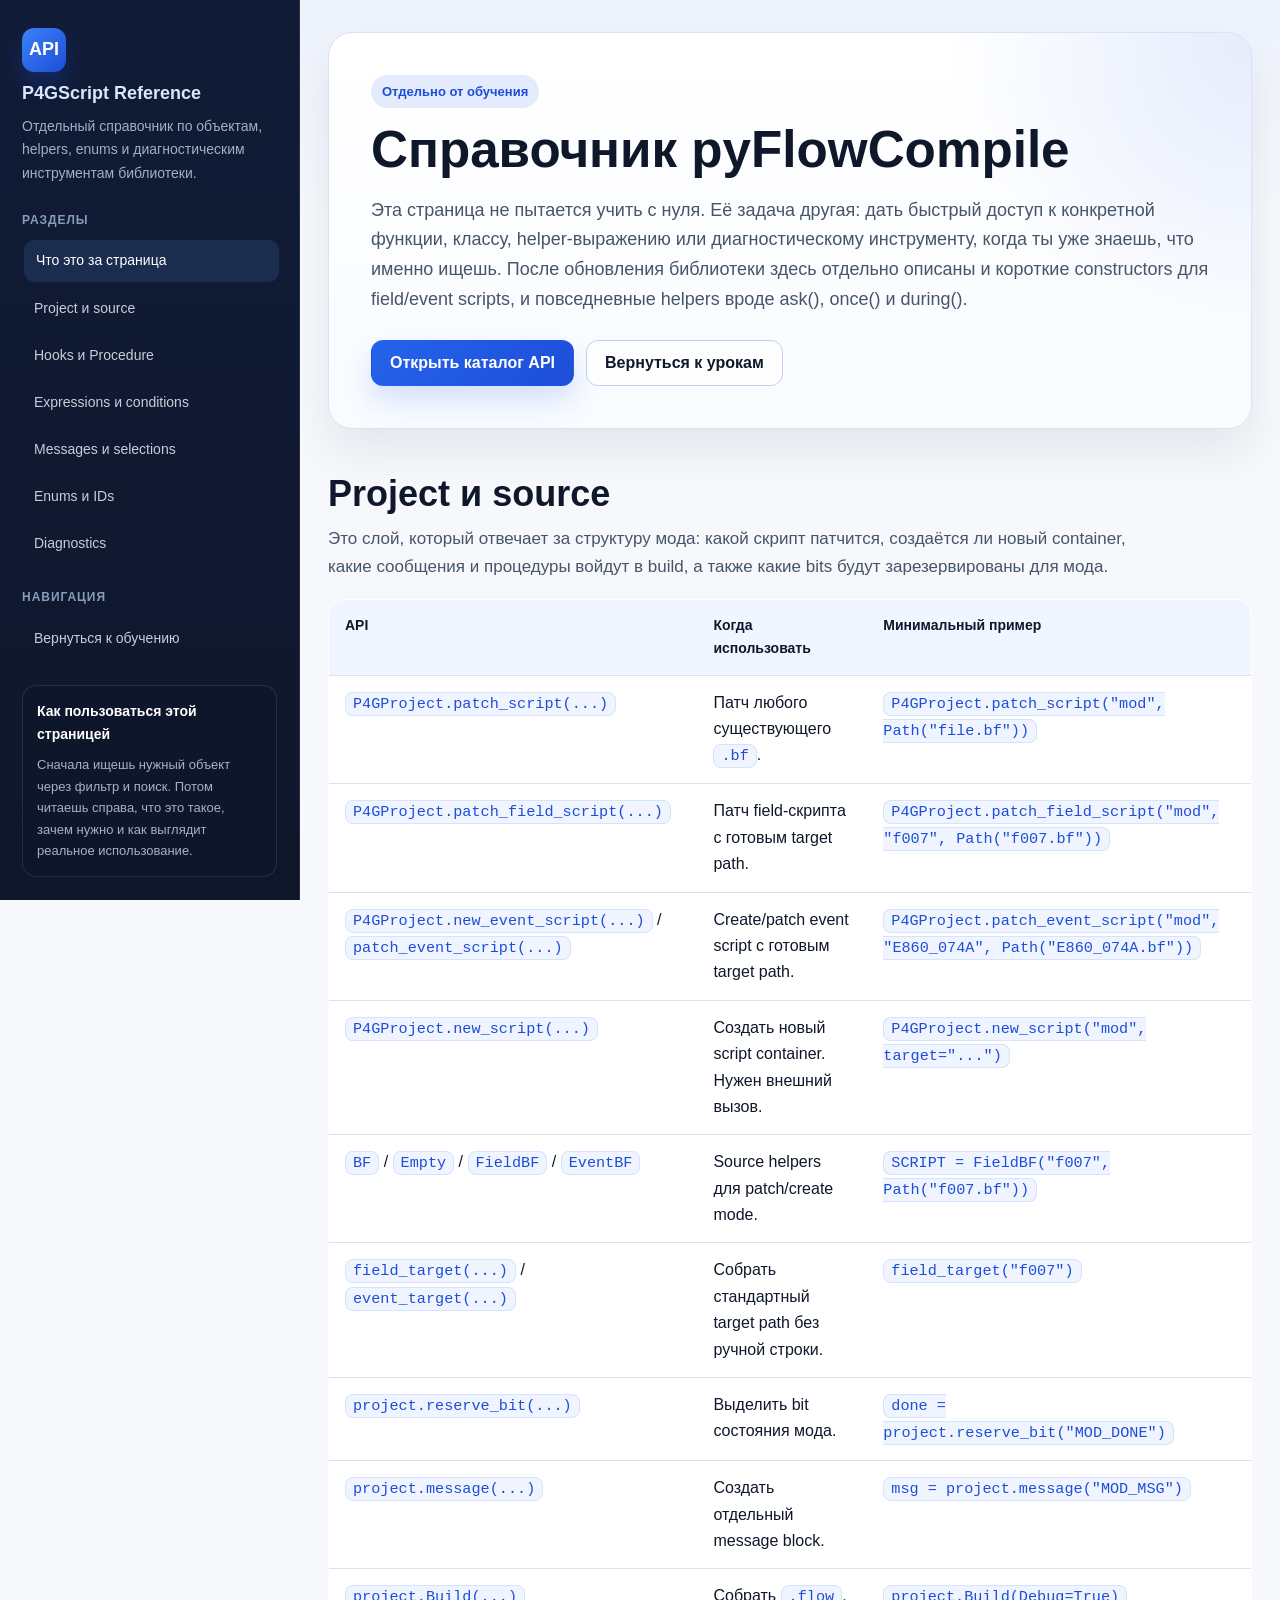
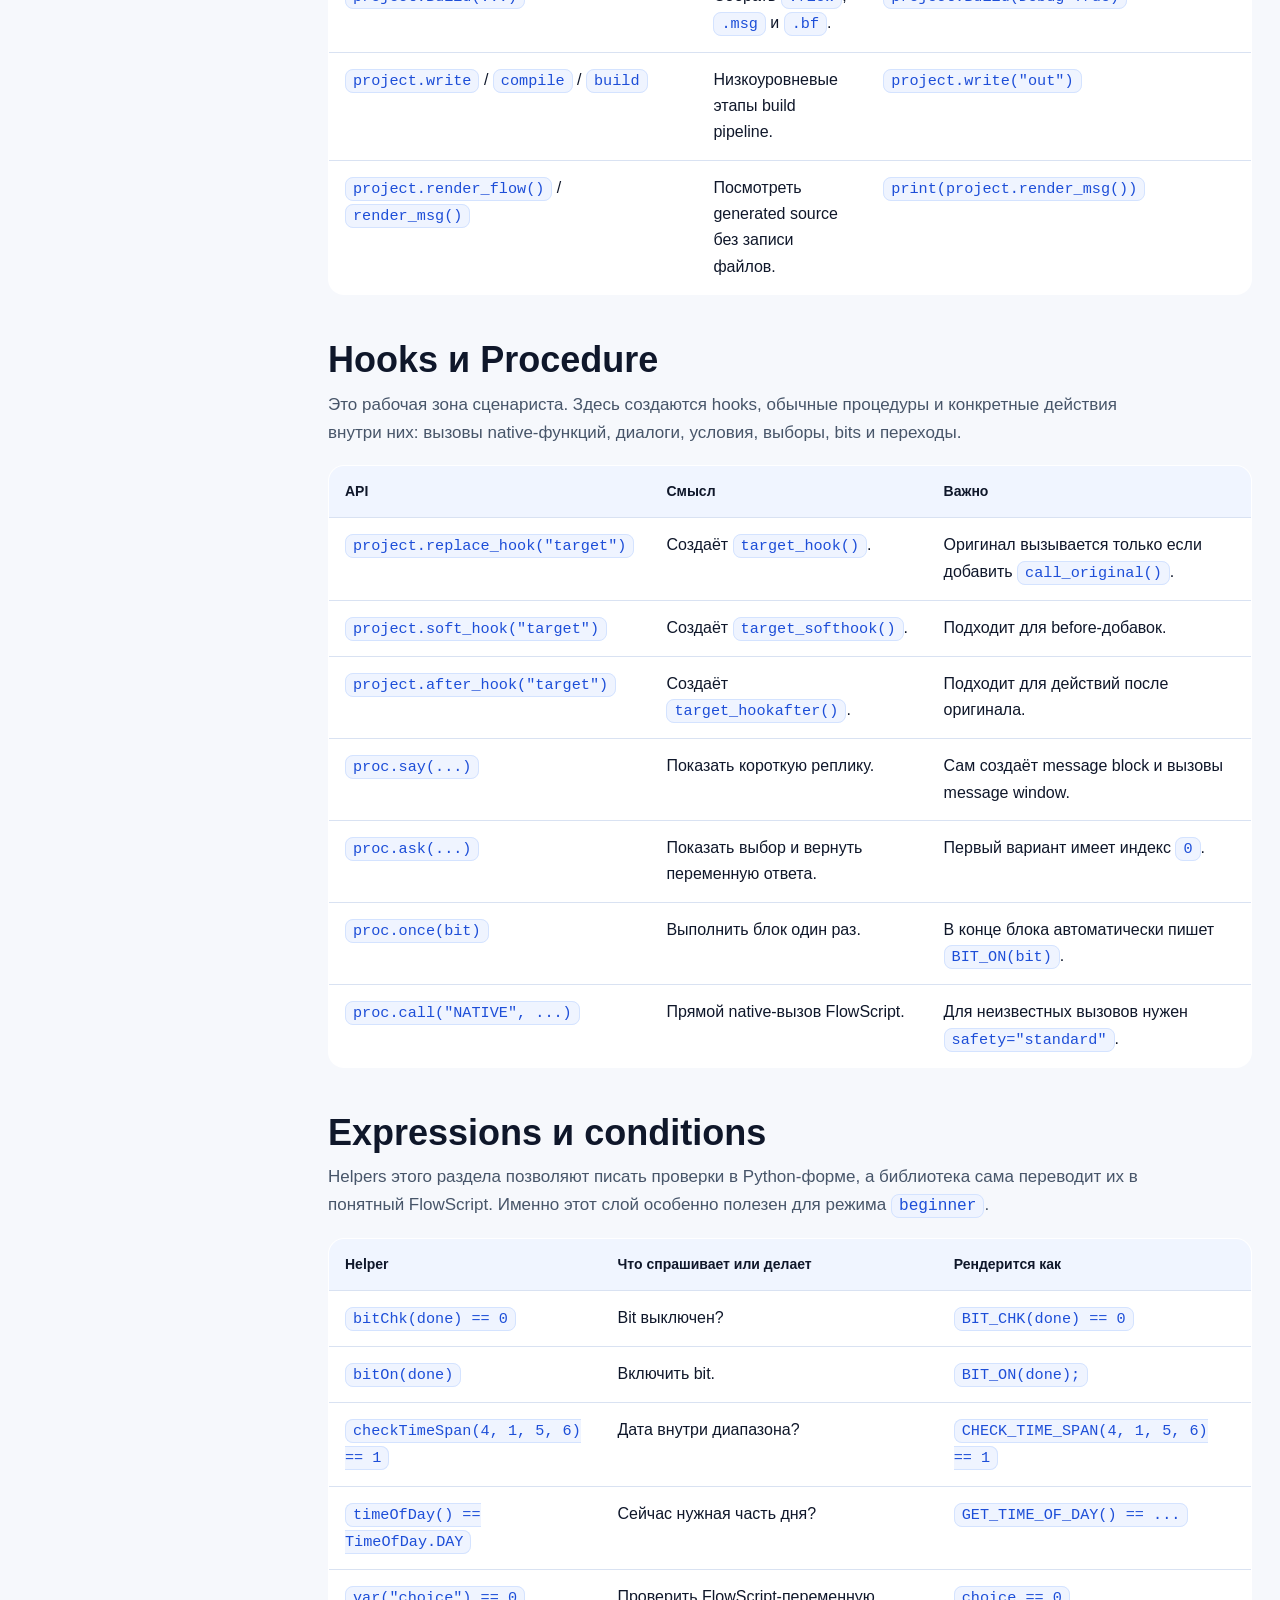
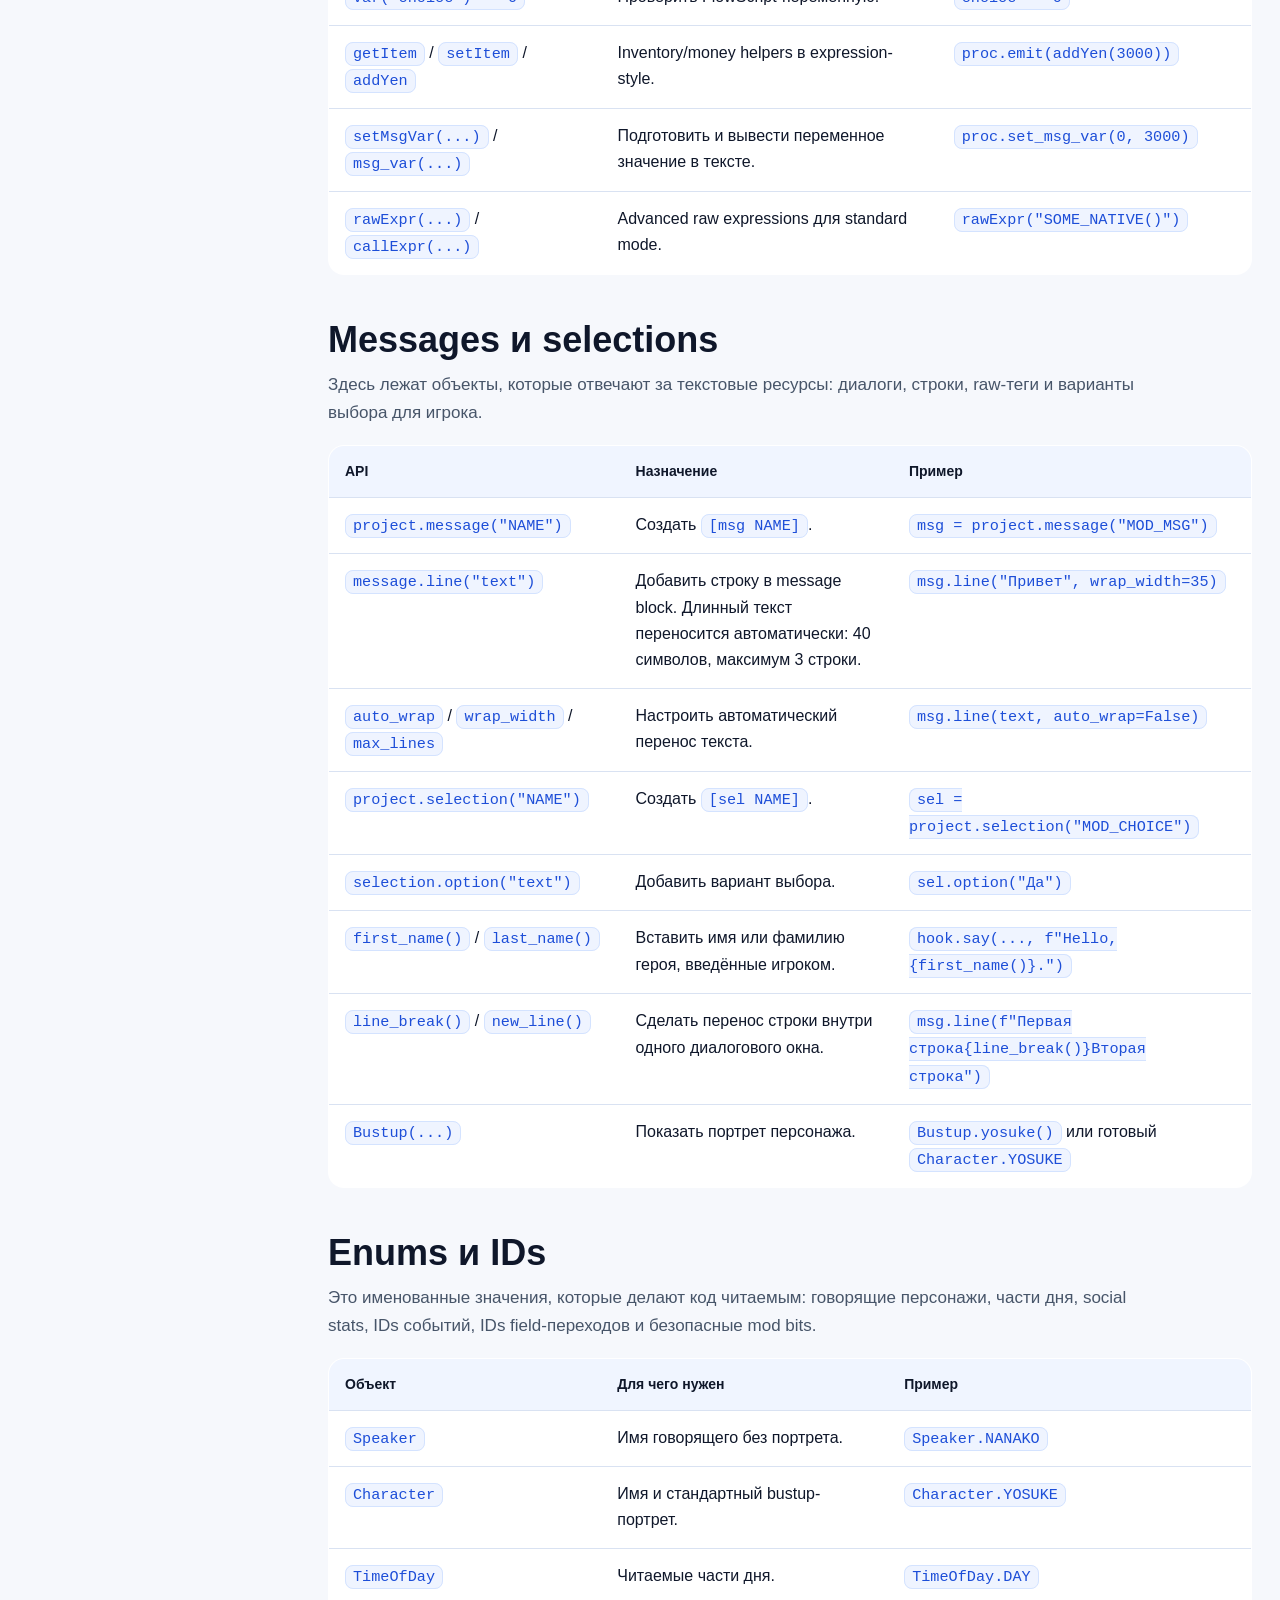
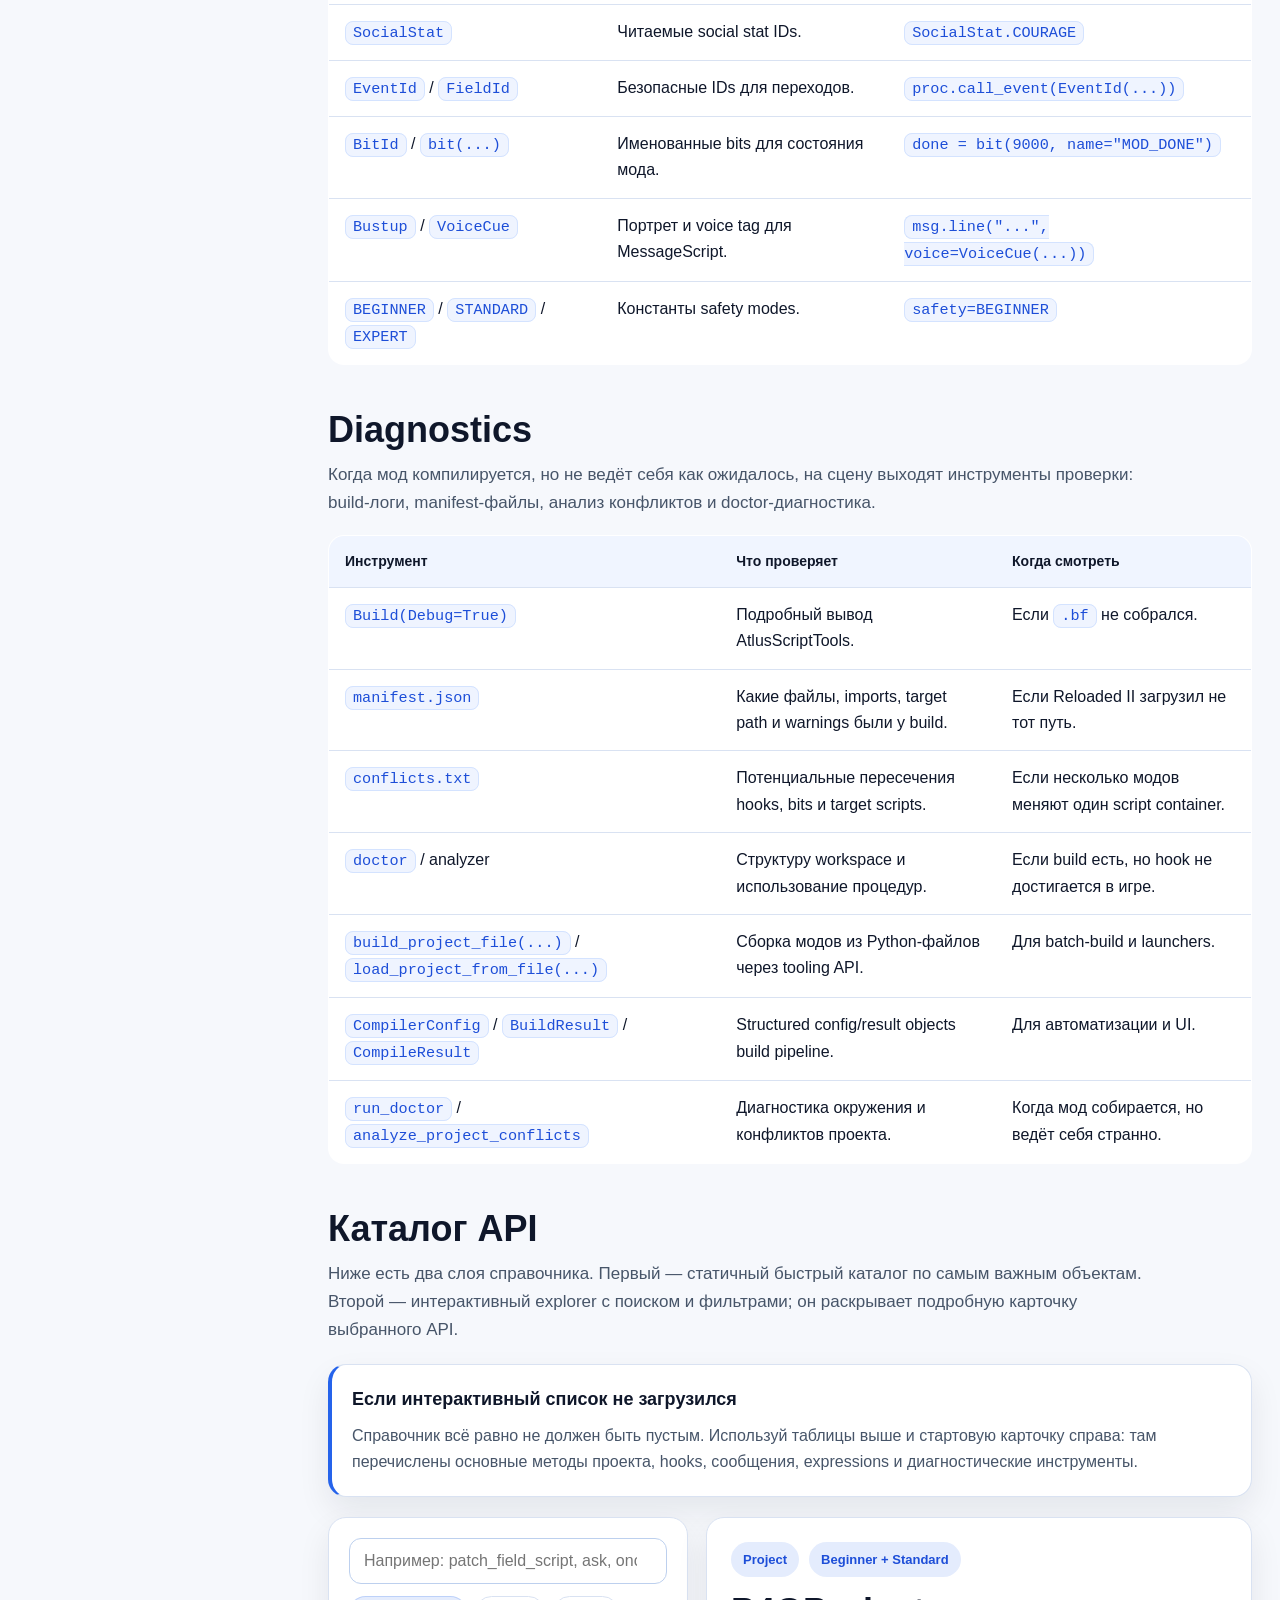
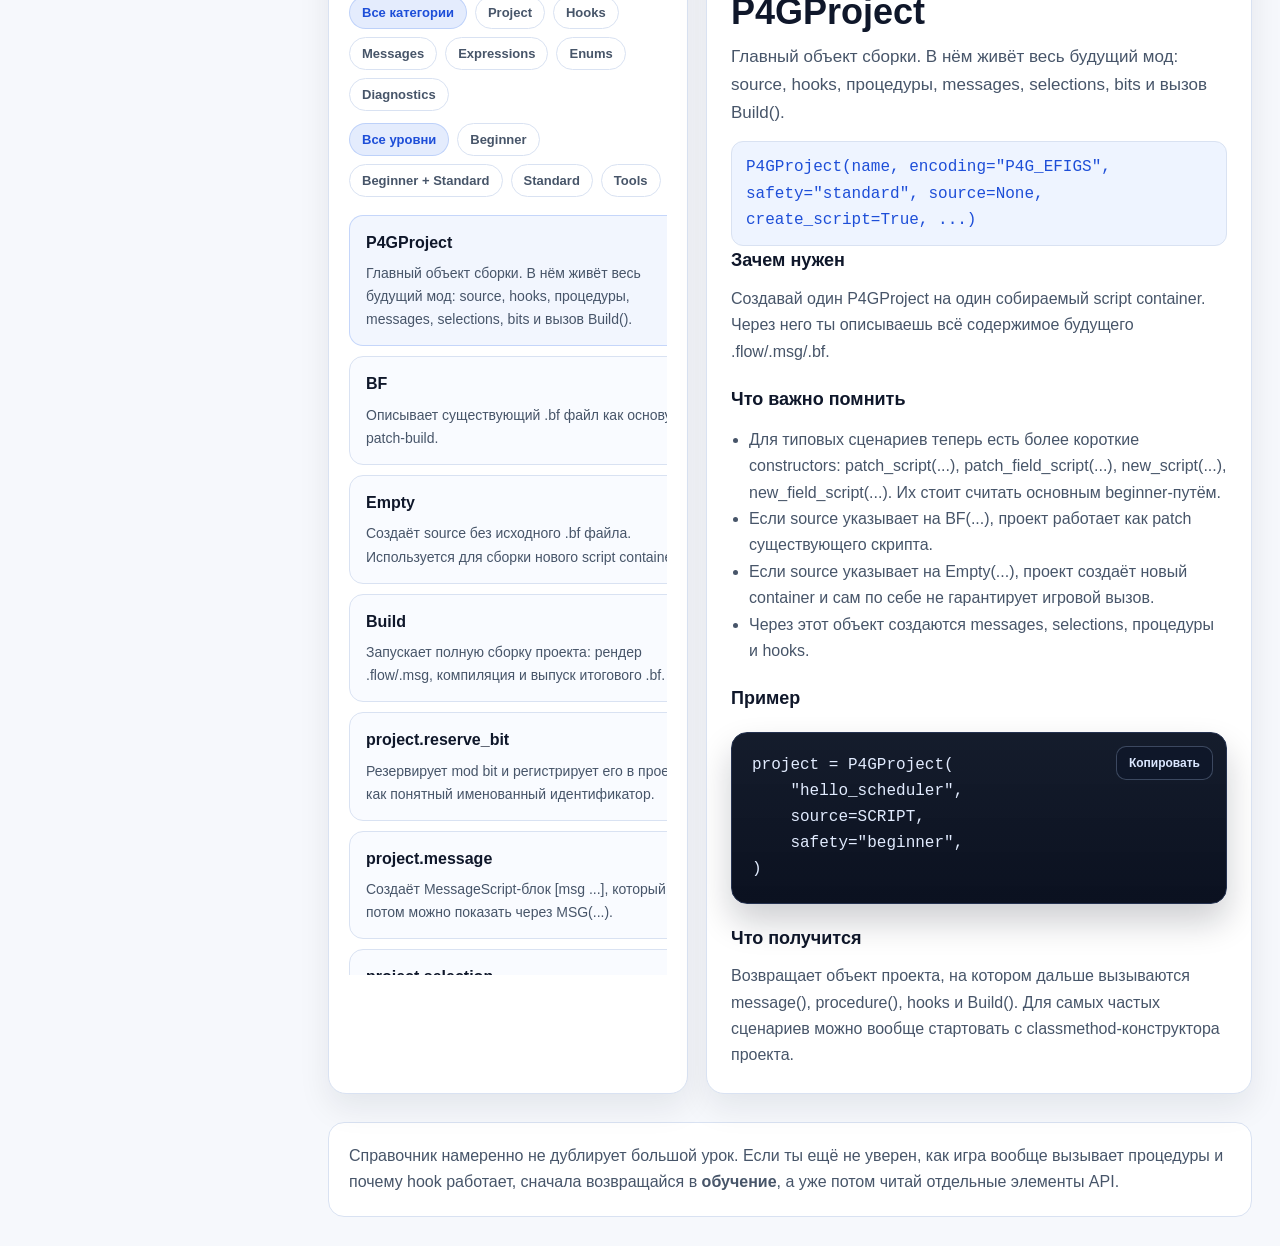
<file: docs/reference.html>
<!DOCTYPE html>
<html lang="ru">
<head>
  <meta charset="UTF-8">
  <meta name="viewport" content="width=device-width, initial-scale=1.0">
  <title>P4GScript API Reference</title>
  <link rel="stylesheet" href="./styles.css">
</head>
<body data-page="reference">
  <div class="site-shell">
    <aside class="sidebar">
      <div class="brand">
        <div class="brand-mark">API</div>
        <h2>P4GScript Reference</h2>
        <p>Отдельный справочник по объектам, helpers, enums и диагностическим инструментам библиотеки.</p>
      </div>

      <div class="sidebar-group">
        <p class="sidebar-label">Разделы</p>
        <nav class="sidebar-nav">
          <a href="#reference-start">Что это за страница</a>
          <a href="#project">Project и source</a>
          <a href="#hooks">Hooks и Procedure</a>
          <a href="#expressions">Expressions и conditions</a>
          <a href="#messages">Messages и selections</a>
          <a href="#enums">Enums и IDs</a>
          <a href="#diagnostics">Diagnostics</a>
        </nav>
      </div>

      <div class="sidebar-group">
        <p class="sidebar-label">Навигация</p>
        <div class="sidebar-links">
          <a ="index.html">Вернуться к обучению</a>
        </div>
      </div>

      <div class="sidebar-tip">
        <strong>Как пользоваться этой страницей</strong>
        <p>Сначала ищешь нужный объект через фильтр и поиск. Потом читаешь справа, что это такое, зачем нужно и как выглядит реальное использование.</p>
      </div>
    </aside>

    <main class="content">
      <div class="content-inner">
        <section class="hero" id="reference-start">
          <div class="eyebrow">Отдельно от обучения</div>
          <h1>Справочник pyFlowCompile</h1>
          <p>Эта страница не пытается учить с нуля. Её задача другая: дать быстрый доступ к конкретной функции, классу, helper-выражению или диагностическому инструменту, когда ты уже знаешь, что именно ищешь. После обновления библиотеки здесь отдельно описаны и короткие constructors для field/event scripts, и повседневные helpers вроде ask(), once() и during().</p>
          <div class="hero-actions">
            <a class="button primary" ="#reference-explorer">Открыть каталог API</a>
            <a class="button secondary" ="index.html">Вернуться к урокам</a>
          </div>
        </section>
        <section class="doc-section" id="project">
          <h2>Project и source</h2>
          <p class="lead">Это слой, который отвечает за структуру мода: какой скрипт патчится, создаётся ли новый container, какие сообщения и процедуры войдут в build, а также какие bits будут зарезервированы для мода.</p>
          <div class="table-wrap section-stack">
            <table>
              <thead><tr><th>API</th><th>Когда использовать</th><th>Минимальный пример</th></tr></thead>
              <tbody>
                <tr><td><span class="inline-code">P4GProject.patch_script(...)</span></td><td>Патч любого существующего <span class="inline-code">.bf</span>.</td><td><span class="inline-code">P4GProject.patch_script("mod", Path("file.bf"))</span></td></tr>
                <tr><td><span class="inline-code">P4GProject.patch_field_script(...)</span></td><td>Патч field-скрипта с готовым target path.</td><td><span class="inline-code">P4GProject.patch_field_script("mod", "f007", Path("f007.bf"))</span></td></tr>
                <tr><td><span class="inline-code">P4GProject.new_event_script(...)</span> / <span class="inline-code">patch_event_script(...)</span></td><td>Create/patch event script с готовым target path.</td><td><span class="inline-code">P4GProject.patch_event_script("mod", "E860_074A", Path("E860_074A.bf"))</span></td></tr>
                <tr><td><span class="inline-code">P4GProject.new_script(...)</span></td><td>Создать новый script container. Нужен внешний вызов.</td><td><span class="inline-code">P4GProject.new_script("mod", target="...")</span></td></tr>
                <tr><td><span class="inline-code">BF</span> / <span class="inline-code">Empty</span> / <span class="inline-code">FieldBF</span> / <span class="inline-code">EventBF</span></td><td>Source helpers для patch/create mode.</td><td><span class="inline-code">SCRIPT = FieldBF("f007", Path("f007.bf"))</span></td></tr>
                <tr><td><span class="inline-code">field_target(...)</span> / <span class="inline-code">event_target(...)</span></td><td>Собрать стандартный target path без ручной строки.</td><td><span class="inline-code">field_target("f007")</span></td></tr>
                <tr><td><span class="inline-code">project.reserve_bit(...)</span></td><td>Выделить bit состояния мода.</td><td><span class="inline-code">done = project.reserve_bit("MOD_DONE")</span></td></tr>
                <tr><td><span class="inline-code">project.message(...)</span></td><td>Создать отдельный message block.</td><td><span class="inline-code">msg = project.message("MOD_MSG")</span></td></tr>
                <tr><td><span class="inline-code">project.Build(...)</span></td><td>Собрать <span class="inline-code">.flow</span>, <span class="inline-code">.msg</span> и <span class="inline-code">.bf</span>.</td><td><span class="inline-code">project.Build(Debug=True)</span></td></tr>
                <tr><td><span class="inline-code">project.write</span> / <span class="inline-code">compile</span> / <span class="inline-code">build</span></td><td>Низкоуровневые этапы build pipeline.</td><td><span class="inline-code">project.write("out")</span></td></tr>
                <tr><td><span class="inline-code">project.render_flow()</span> / <span class="inline-code">render_msg()</span></td><td>Посмотреть generated source без записи файлов.</td><td><span class="inline-code">print(project.render_msg())</span></td></tr>
              </tbody>
            </table>
          </div>
        </section>
        <section class="doc-section" id="hooks">
          <h2>Hooks и Procedure</h2>
          <p class="lead">Это рабочая зона сценариста. Здесь создаются hooks, обычные процедуры и конкретные действия внутри них: вызовы native-функций, диалоги, условия, выборы, bits и переходы.</p>
          <div class="table-wrap section-stack">
            <table>
              <thead><tr><th>API</th><th>Смысл</th><th>Важно</th></tr></thead>
              <tbody>
                <tr><td><span class="inline-code">project.replace_hook("target")</span></td><td>Создаёт <span class="inline-code">target_hook()</span>.</td><td>Оригинал вызывается только если добавить <span class="inline-code">call_original()</span>.</td></tr>
                <tr><td><span class="inline-code">project.soft_hook("target")</span></td><td>Создаёт <span class="inline-code">target_softhook()</span>.</td><td>Подходит для before-добавок.</td></tr>
                <tr><td><span class="inline-code">project.after_hook("target")</span></td><td>Создаёт <span class="inline-code">target_hookafter()</span>.</td><td>Подходит для действий после оригинала.</td></tr>
                <tr><td><span class="inline-code">proc.say(...)</span></td><td>Показать короткую реплику.</td><td>Сам создаёт message block и вызовы message window.</td></tr>
                <tr><td><span class="inline-code">proc.ask(...)</span></td><td>Показать выбор и вернуть переменную ответа.</td><td>Первый вариант имеет индекс <span class="inline-code">0</span>.</td></tr>
                <tr><td><span class="inline-code">proc.once(bit)</span></td><td>Выполнить блок один раз.</td><td>В конце блока автоматически пишет <span class="inline-code">BIT_ON(bit)</span>.</td></tr>
                <tr><td><span class="inline-code">proc.call("NATIVE", ...)</span></td><td>Прямой native-вызов FlowScript.</td><td>Для неизвестных вызовов нужен <span class="inline-code">safety="standard"</span>.</td></tr>
              </tbody>
            </table>
          </div>
        </section>
        <section class="doc-section" id="expressions">
          <h2>Expressions и conditions</h2>
          <p class="lead">Helpers этого раздела позволяют писать проверки в Python-форме, а библиотека сама переводит их в понятный FlowScript. Именно этот слой особенно полезен для режима <span class="inline-code">beginner</span>.</p>
          <div class="table-wrap section-stack">
            <table>
              <thead><tr><th>Helper</th><th>Что спрашивает или делает</th><th>Рендерится как</th></tr></thead>
              <tbody>
                <tr><td><span class="inline-code">bitChk(done) == 0</span></td><td>Bit выключен?</td><td><span class="inline-code">BIT_CHK(done) == 0</span></td></tr>
                <tr><td><span class="inline-code">bitOn(done)</span></td><td>Включить bit.</td><td><span class="inline-code">BIT_ON(done);</span></td></tr>
                <tr><td><span class="inline-code">checkTimeSpan(4, 1, 5, 6) == 1</span></td><td>Дата внутри диапазона?</td><td><span class="inline-code">CHECK_TIME_SPAN(4, 1, 5, 6) == 1</span></td></tr>
                <tr><td><span class="inline-code">timeOfDay() == TimeOfDay.DAY</span></td><td>Сейчас нужная часть дня?</td><td><span class="inline-code">GET_TIME_OF_DAY() == ...</span></td></tr>
                <tr><td><span class="inline-code">var("choice") == 0</span></td><td>Проверить FlowScript-переменную.</td><td><span class="inline-code">choice == 0</span></td></tr>
                <tr><td><span class="inline-code">getItem</span> / <span class="inline-code">setItem</span> / <span class="inline-code">addYen</span></td><td>Inventory/money helpers в expression-style.</td><td><span class="inline-code">proc.emit(addYen(3000))</span></td></tr>
                <tr><td><span class="inline-code">setMsgVar(...)</span> / <span class="inline-code">msg_var(...)</span></td><td>Подготовить и вывести переменное значение в тексте.</td><td><span class="inline-code">proc.set_msg_var(0, 3000)</span></td></tr>
                <tr><td><span class="inline-code">rawExpr(...)</span> / <span class="inline-code">callExpr(...)</span></td><td>Advanced raw expressions для standard mode.</td><td><span class="inline-code">rawExpr("SOME_NATIVE()")</span></td></tr>
              </tbody>
            </table>
          </div>
        </section>
        <section class="doc-section" id="messages">
          <h2>Messages и selections</h2>
          <p class="lead">Здесь лежат объекты, которые отвечают за текстовые ресурсы: диалоги, строки, raw-теги и варианты выбора для игрока.</p>
          <div class="table-wrap section-stack">
            <table>
              <thead><tr><th>API</th><th>Назначение</th><th>Пример</th></tr></thead>
              <tbody>
                <tr><td><span class="inline-code">project.message("NAME")</span></td><td>Создать <span class="inline-code">[msg NAME]</span>.</td><td><span class="inline-code">msg = project.message("MOD_MSG")</span></td></tr>
                <tr><td><span class="inline-code">message.line("text")</span></td><td>Добавить строку в message block. Длинный текст переносится автоматически: 40 символов, максимум 3 строки.</td><td><span class="inline-code">msg.line("Привет", wrap_width=35)</span></td></tr>
                <tr><td><span class="inline-code">auto_wrap</span> / <span class="inline-code">wrap_width</span> / <span class="inline-code">max_lines</span></td><td>Настроить автоматический перенос текста.</td><td><span class="inline-code">msg.line(text, auto_wrap=False)</span></td></tr>
                <tr><td><span class="inline-code">project.selection("NAME")</span></td><td>Создать <span class="inline-code">[sel NAME]</span>.</td><td><span class="inline-code">sel = project.selection("MOD_CHOICE")</span></td></tr>
                <tr><td><span class="inline-code">selection.option("text")</span></td><td>Добавить вариант выбора.</td><td><span class="inline-code">sel.option("Да")</span></td></tr>
                <tr><td><span class="inline-code">first_name()</span> / <span class="inline-code">last_name()</span></td><td>Вставить имя или фамилию героя, введённые игроком.</td><td><span class="inline-code">hook.say(..., f"Hello, {first_name()}.")</span></td></tr>
                <tr><td><span class="inline-code">line_break()</span> / <span class="inline-code">new_line()</span></td><td>Сделать перенос строки внутри одного диалогового окна.</td><td><span class="inline-code">msg.line(f"Первая строка{line_break()}Вторая строка")</span></td></tr>
                <tr><td><span class="inline-code">Bustup(...)</span></td><td>Показать портрет персонажа.</td><td><span class="inline-code">Bustup.yosuke()</span> или готовый <span class="inline-code">Character.YOSUKE</span></td></tr>
              </tbody>
            </table>
          </div>
        </section>
        <section class="doc-section" id="enums">
          <h2>Enums и IDs</h2>
          <p class="lead">Это именованные значения, которые делают код читаемым: говорящие персонажи, части дня, social stats, IDs событий, IDs field-переходов и безопасные mod bits.</p>
          <div class="table-wrap section-stack">
            <table>
              <thead><tr><th>Объект</th><th>Для чего нужен</th><th>Пример</th></tr></thead>
              <tbody>
                <tr><td><span class="inline-code">Speaker</span></td><td>Имя говорящего без портрета.</td><td><span class="inline-code">Speaker.NANAKO</span></td></tr>
                <tr><td><span class="inline-code">Character</span></td><td>Имя и стандартный bustup-портрет.</td><td><span class="inline-code">Character.YOSUKE</span></td></tr>
                <tr><td><span class="inline-code">TimeOfDay</span></td><td>Читаемые части дня.</td><td><span class="inline-code">TimeOfDay.DAY</span></td></tr>
                <tr><td><span class="inline-code">SocialStat</span></td><td>Читаемые social stat IDs.</td><td><span class="inline-code">SocialStat.COURAGE</span></td></tr>
                <tr><td><span class="inline-code">EventId</span> / <span class="inline-code">FieldId</span></td><td>Безопасные IDs для переходов.</td><td><span class="inline-code">proc.call_event(EventId(...))</span></td></tr>
                <tr><td><span class="inline-code">BitId</span> / <span class="inline-code">bit(...)</span></td><td>Именованные bits для состояния мода.</td><td><span class="inline-code">done = bit(9000, name="MOD_DONE")</span></td></tr>
                <tr><td><span class="inline-code">Bustup</span> / <span class="inline-code">VoiceCue</span></td><td>Портрет и voice tag для MessageScript.</td><td><span class="inline-code">msg.line("...", voice=VoiceCue(...))</span></td></tr>
                <tr><td><span class="inline-code">BEGINNER</span> / <span class="inline-code">STANDARD</span> / <span class="inline-code">EXPERT</span></td><td>Константы safety modes.</td><td><span class="inline-code">safety=BEGINNER</span></td></tr>
              </tbody>
            </table>
          </div>
        </section>
        <section class="doc-section" id="diagnostics">
          <h2>Diagnostics</h2>
          <p class="lead">Когда мод компилируется, но не ведёт себя как ожидалось, на сцену выходят инструменты проверки: build-логи, manifest-файлы, анализ конфликтов и doctor-диагностика.</p>
          <div class="table-wrap section-stack">
            <table>
              <thead><tr><th>Инструмент</th><th>Что проверяет</th><th>Когда смотреть</th></tr></thead>
              <tbody>
                <tr><td><span class="inline-code">Build(Debug=True)</span></td><td>Подробный вывод AtlusScriptTools.</td><td>Если <span class="inline-code">.bf</span> не собрался.</td></tr>
                <tr><td><span class="inline-code">manifest.json</span></td><td>Какие файлы, imports, target path и warnings были у build.</td><td>Если Reloaded II загрузил не тот путь.</td></tr>
                <tr><td><span class="inline-code">conflicts.txt</span></td><td>Потенциальные пересечения hooks, bits и target scripts.</td><td>Если несколько модов меняют один script container.</td></tr>
                <tr><td><span class="inline-code">doctor</span> / analyzer</td><td>Структуру workspace и использование процедур.</td><td>Если build есть, но hook не достигается в игре.</td></tr>
                <tr><td><span class="inline-code">build_project_file(...)</span> / <span class="inline-code">load_project_from_file(...)</span></td><td>Сборка модов из Python-файлов через tooling API.</td><td>Для batch-build и launchers.</td></tr>
                <tr><td><span class="inline-code">CompilerConfig</span> / <span class="inline-code">BuildResult</span> / <span class="inline-code">CompileResult</span></td><td>Structured config/result objects build pipeline.</td><td>Для автоматизации и UI.</td></tr>
                <tr><td><span class="inline-code">run_doctor</span> / <span class="inline-code">analyze_project_conflicts</span></td><td>Диагностика окружения и конфликтов проекта.</td><td>Когда мод собирается, но ведёт себя странно.</td></tr>
              </tbody>
            </table>
          </div>
        </section>

        <section class="doc-section" id="reference-explorer">
          <h2>Каталог API</h2>
          <p class="lead">Ниже есть два слоя справочника. Первый — статичный быстрый каталог по самым важным объектам. Второй — интерактивный explorer с поиском и фильтрами; он раскрывает подробную карточку выбранного API.</p>

          <div class="callout info section-stack">
            <h3>Если интерактивный список не загрузился</h3>
            <p>Справочник всё равно не должен быть пустым. Используй таблицы выше и стартовую карточку справа: там перечислены основные методы проекта, hooks, сообщения, expressions и диагностические инструменты.</p>
          </div>

          <div class="reference-grid section-stack">
            <div class="reference-shell reference-list">
              <div class="search-row">
                <input id="reference-search" type="search" placeholder="Например: patch_field_script, ask, once, during, Build">
                <div class="filter-row" id="reference-category-filters">
                  <button class="filter-chip is-active" data-filter-type="category" data-filter-value="all">Все категории</button>
                  <button class="filter-chip" data-filter-type="category" data-filter-value="core">Project</button>
                  <button class="filter-chip" data-filter-type="category" data-filter-value="hooks">Hooks</button>
                  <button class="filter-chip" data-filter-type="category" data-filter-value="messages">Messages</button>
                  <button class="filter-chip" data-filter-type="category" data-filter-value="expressions">Expressions</button>
                  <button class="filter-chip" data-filter-type="category" data-filter-value="enums">Enums</button>
                  <button class="filter-chip" data-filter-type="category" data-filter-value="diagnostics">Diagnostics</button>
                </div>
                <div class="filter-row" id="reference-level-filters">
                  <button class="filter-chip is-active" data-filter-type="level" data-filter-value="all">Все уровни</button>
                  <button class="filter-chip" data-filter-type="level" data-filter-value="beginner">Beginner</button>
                  <button class="filter-chip" data-filter-type="level" data-filter-value="both">Beginner + Standard</button>
                  <button class="filter-chip" data-filter-type="level" data-filter-value="standard">Standard</button>
                  <button class="filter-chip" data-filter-type="level" data-filter-value="tool">Tools</button>
                </div>
              </div>

              <div class="reference-results" id="reference-results">
                <article class="reference-item is-active">
                  <h3>P4GProject</h3>
                  <p>Главный объект сборки: source, hooks, messages, bits и Build().</p>
                </article>
                <article class="reference-item">
                  <h3>project.replace_hook</h3>
                  <p>Создаёт target_hook() и требует явного call_original(), если нужен vanilla-код.</p>
                </article>
                <article class="reference-item">
                  <h3>Procedure.say</h3>
                  <p>Создаёт message block и показывает реплику через MSG(...).</p>
                </article>
                <article class="reference-item">
                  <h3>Procedure.ask</h3>
                  <p>Создаёт selection block, вызывает SEL(...) и возвращает переменную выбора.</p>
                </article>
                <article class="reference-item">
                  <h3>bitChk / checkTimeSpan / timeOfDay</h3>
                  <p>Beginner-friendly expressions для частых условий.</p>
                </article>
              </div>
            </div>
            <article class="reference-shell reference-detail" id="reference-detail">
              <div class="detail-header">
                <span class="badge core">Project</span>
                <span class="badge beginner">Beginner + Standard</span>
              </div>
              <h2>P4GProject</h2>
              <p class="lead">Главный объект сборки. В нём живёт будущий мод: source, hooks, процедуры, messages, selections, bits и вызов Build().</p>
              <div class="signature">P4GProject.patch_script(name, original_bf, *, target=None, import_path=None, safety="beginner")</div>
              <div class="detail-block">
                <h3>Зачем нужен</h3>
                <p>Создавай один проект на один собираемый script container. Для первых модов чаще всего нужен patch-route: оригинальный <span class="inline-code">.bf</span>, hook к реальной процедуре и итоговый patched <span class="inline-code">.bf</span>.</p>
              </div>
              <div class="detail-block">
                <h3>Минимальный пример</h3>
                <div class="code-block"><pre><code class="language-python">project = P4GProject.patch_script(
    "hello_scheduler",
    Path(__file__).with_name("scheduler_01.bf"),
    target="data_e/scheduler/scheduler_01.bf",
    import_path="original_scheduler_01.bf",
    safety="beginner",
)</code></pre></div>
              </div>
              <div class="detail-block">
                <h3>Что получится</h3>
                <p>Интерактивный JS-справочник заменит этот стартовый блок подробной карточкой выбранного элемента. Без JS эта карточка остаётся полезным fallback, а таблицы выше дают быстрый обзор API.</p>
              </div>
            </article>
          </div>
        </section>

        <div class="footer-note">
          Справочник намеренно не дублирует большой урок. Если ты ещё не уверен, как игра вообще вызывает процедуры и почему hook работает, сначала возвращайся в <a ="./index.html"><strong>обучение</strong></a>, а уже потом читай отдельные элементы API.
        </div>
      </div>
    </main>
  </div>

  <script src="app.js"></script>
</body>
</html>
</file>
<file: docs/styles.css>
﻿:root {
  --bg: #f6f8fc;
  --bg-muted: #eef3fb;
  --panel: #ffffff;
  --panel-2: #f9fbff;
  --sidebar: #0f172a;
  --sidebar-2: #111c37;
  --text: #0f172a;
  --text-soft: #475569;
  --text-invert: #dbe7ff;
  --line: #d9e2f2;
  --line-strong: #bdd0ee;
  --accent: #2563eb;
  --accent-2: #1d4ed8;
  --accent-soft: rgba(37, 99, 235, 0.12);
  --success: #0f766e;
  --warn: #b45309;
  --danger: #b91c1c;
  --code-bg: #0b1120;
  --code-border: #24314f;
  --code-text: #e2ecff;
  --shadow-lg: 0 22px 44px rgba(15, 23, 42, 0.08);
  --shadow-md: 0 14px 32px rgba(15, 23, 42, 0.08);
  --radius-lg: 18px;
  --radius-md: 14px;
  --radius-sm: 10px;
  --content-width: 1180px;
}

* {
  box-sizing: border-box;
}

html {
  scroll-behavior: smooth;
}

body {
  margin: 0;
  background:
    linear-gradient(180deg, rgba(37, 99, 235, 0.04), transparent 220px),
    var(--bg);
  color: var(--text);
  font-family: Inter, "Segoe UI", Arial, sans-serif;
  line-height: 1.65;
}

a {
  color: inherit;
  text-decoration: none;
}

img {
  max-width: 100%;
}

code,
pre {
  font-family: "Cascadia Code", Consolas, "SFMono-Regular", monospace;
}

.site-shell {
  display: grid;
  grid-template-columns: 300px minmax(0, 1fr);
  min-height: 100vh;
}

.sidebar {
  position: sticky;
  top: 0;
  height: 100vh;
  overflow-y: auto;
  padding: 28px 22px 26px;
  background:
    linear-gradient(180deg, rgba(17, 28, 55, 0.98), rgba(15, 23, 42, 0.98)),
    var(--sidebar);
  color: var(--text-invert);
  border-right: 1px solid rgba(191, 219, 254, 0.12);
}

.brand {
  display: grid;
  gap: 10px;
  margin-bottom: 26px;
}

.brand-mark {
  width: 44px;
  height: 44px;
  display: grid;
  place-items: center;
  border-radius: 12px;
  background: linear-gradient(135deg, #3b82f6, #1d4ed8);
  color: #fff;
  font-weight: 700;
  font-size: 18px;
  box-shadow: 0 12px 22px rgba(29, 78, 216, 0.28);
}

.brand h1,
.brand h2 {
  margin: 0;
  font-size: 18px;
  line-height: 1.3;
}

.brand p {
  margin: 0;
  color: rgba(219, 231, 255, 0.72);
  font-size: 14px;
}

.sidebar-group {
  margin-top: 24px;
}

.sidebar-label {
  margin: 0 0 10px;
  color: rgba(191, 219, 254, 0.68);
  font-size: 12px;
  font-weight: 700;
  letter-spacing: 0.08em;
  text-transform: uppercase;
}

.sidebar-nav,
.sidebar-links {
  display: grid;
  gap: 6px;
}

.sidebar-nav a,
.sidebar-links a {
  display: block;
  padding: 9px 12px;
  border-radius: 10px;
  color: rgba(239, 246, 255, 0.82);
  font-size: 14px;
  transition: background-color 0.2s ease, color 0.2s ease, transform 0.2s ease;
}

.sidebar-nav a:hover,
.sidebar-links a:hover,
.sidebar-nav a.is-active {
  background: rgba(96, 165, 250, 0.14);
  color: #fff;
  transform: translateX(2px);
}

.sidebar-tip {
  margin-top: 26px;
  padding: 14px 14px 15px;
  border: 1px solid rgba(148, 163, 184, 0.18);
  border-radius: 14px;
  background: rgba(15, 23, 42, 0.42);
}

.sidebar-tip strong {
  display: block;
  margin-bottom: 8px;
  color: #fff;
  font-size: 14px;
}

.sidebar-tip p {
  margin: 0;
  color: rgba(219, 231, 255, 0.74);
  font-size: 13px;
}

.content {
  min-width: 0;
}

.content-inner {
  width: min(100%, var(--content-width));
  margin: 0 auto;
  padding: 32px 28px 64px;
}

.hero {
  padding: 42px;
  border: 1px solid var(--line);
  border-radius: 24px;
  background:
    radial-gradient(circle at top right, rgba(37, 99, 235, 0.12), transparent 30%),
    linear-gradient(180deg, #ffffff, #f9fbff);
  box-shadow: var(--shadow-lg);
}

.eyebrow {
  display: inline-flex;
  align-items: center;
  gap: 8px;
  margin-bottom: 14px;
  padding: 6px 11px;
  border-radius: 999px;
  background: var(--accent-soft);
  color: var(--accent-2);
  font-size: 13px;
  font-weight: 700;
}

.hero h1 {
  margin: 0;
  max-width: 920px;
  font-size: clamp(34px, 4vw, 52px);
  line-height: 1.08;
}

.hero p {
  max-width: 860px;
  margin: 18px 0 0;
  color: var(--text-soft);
  font-size: 18px;
}

.hero-actions {
  display: flex;
  flex-wrap: wrap;
  gap: 12px;
  margin-top: 26px;
}

.button {
  display: inline-flex;
  align-items: center;
  justify-content: center;
  gap: 10px;
  min-height: 46px;
  padding: 0 18px;
  border: 1px solid transparent;
  border-radius: 12px;
  font-weight: 700;
  transition: transform 0.2s ease, box-shadow 0.2s ease, background-color 0.2s ease;
}

.button:hover {
  transform: translateY(-1px);
}

.button.primary {
  background: linear-gradient(135deg, var(--accent), var(--accent-2));
  color: #fff;
  box-shadow: 0 14px 28px rgba(37, 99, 235, 0.18);
}

.button.secondary {
  border-color: var(--line-strong);
  background: rgba(255, 255, 255, 0.8);
  color: var(--text);
}

.button.ghost {
  border-color: var(--line);
  background: var(--panel);
  color: var(--text);
}

.hero-meta,
.card-grid,
.mini-grid,
.lesson-grid,
.path-grid,
.reference-grid {
  display: grid;
  gap: 18px;
}

.hero-meta {
  grid-template-columns: repeat(3, minmax(0, 1fr));
  margin-top: 34px;
}

.card-grid {
  grid-template-columns: repeat(3, minmax(0, 1fr));
}

.mini-grid {
  grid-template-columns: repeat(2, minmax(0, 1fr));
}

.lesson-grid {
  grid-template-columns: 1.1fr 0.9fr;
  align-items: start;
}

.path-grid {
  grid-template-columns: repeat(4, minmax(0, 1fr));
}

.reference-grid {
  grid-template-columns: 360px minmax(0, 1fr);
}

.stat-card,
.doc-card,
.mini-card,
.panel,
.path-card,
.callout,
.checklist,
.lesson-card,
.reference-shell,
.reference-detail,
.reference-list {
  background: var(--panel);
  border: 1px solid var(--line);
  border-radius: var(--radius-lg);
  box-shadow: var(--shadow-md);
}

.stat-card,
.doc-card,
.mini-card,
.panel,
.path-card,
.callout,
.checklist,
.lesson-card {
  padding: 20px;
}

.stat-card span,
.path-card span {
  display: inline-flex;
  margin-bottom: 10px;
  padding: 4px 10px;
  border-radius: 999px;
  background: var(--bg-muted);
  color: var(--accent-2);
  font-size: 12px;
  font-weight: 700;
}

.stat-card h3,
.doc-card h3,
.mini-card h3,
.panel h3,
.path-card h3,
.lesson-card h3 {
  margin: 0 0 10px;
  font-size: 20px;
  line-height: 1.25;
}

.stat-card p,
.doc-card p,
.mini-card p,
.panel p,
.path-card p,
.lesson-card p,
.callout p,
.checklist p,
.lead,
.muted {
  margin: 0;
  color: var(--text-soft);
}

.doc-section {
  margin-top: 28px;
  padding-top: 16px;
}

.doc-section h2 {
  margin: 0 0 10px;
  font-size: clamp(28px, 3vw, 36px);
  line-height: 1.16;
}

.doc-section > p,
.doc-section > .lead {
  max-width: 840px;
}

.lead {
  font-size: 17px;
}

.section-stack {
  display: grid;
  gap: 18px;
  margin-top: 20px;
}

.info-strip {
  display: flex;
  flex-wrap: wrap;
  gap: 10px;
  margin-top: 18px;
}

.badge {
  display: inline-flex;
  align-items: center;
  gap: 8px;
  padding: 7px 12px;
  border-radius: 999px;
  background: var(--bg-muted);
  color: var(--text);
  font-size: 13px;
  font-weight: 700;
}

.badge.beginner {
  color: var(--success);
  background: rgba(15, 118, 110, 0.12);
}

.badge.standard {
  color: var(--warn);
  background: rgba(180, 83, 9, 0.12);
}

.badge.core {
  color: var(--accent-2);
  background: var(--accent-soft);
}

.step-list,
.plain-list,
.check-list,
.timeline,
.explainer-list {
  display: grid;
  gap: 12px;
  padding: 0;
  margin: 18px 0 0;
  list-style: none;
}

.step-list li,
.plain-list li,
.check-list li,
.timeline li,
.explainer-list li {
  padding: 14px 16px;
  border: 1px solid var(--line);
  border-radius: 14px;
  background: var(--panel-2);
}

.step-list strong,
.plain-list strong,
.check-list strong,
.timeline strong,
.explainer-list strong {
  display: block;
  margin-bottom: 6px;
  font-size: 15px;
}

.callout {
  display: grid;
  gap: 8px;
}

.callout.info {
  border-left: 4px solid var(--accent);
}

.callout.warn {
  border-left: 4px solid var(--warn);
}

.callout.danger {
  border-left: 4px solid var(--danger);
}

.callout h3,
.callout h4 {
  margin: 0;
  font-size: 18px;
}

.code-block {
  position: relative;
  margin-top: 18px;
}

pre {
  overflow-x: auto;
  margin: 0;
  padding: 20px;
  border: 1px solid var(--code-border);
  border-radius: 16px;
  background: linear-gradient(180deg, rgba(16, 24, 40, 0.98), rgba(11, 17, 32, 1));
  color: var(--code-text);
  line-height: 1.62;
  box-shadow: 0 18px 34px rgba(11, 17, 32, 0.2);
}

pre code {
  display: block;
  white-space: pre;
}

.copy-button {
  position: absolute;
  top: 14px;
  right: 14px;
  min-height: 34px;
  padding: 0 12px;
  border: 1px solid rgba(191, 219, 254, 0.25);
  border-radius: 10px;
  background: rgba(15, 23, 42, 0.72);
  color: #dbe7ff;
  font-size: 12px;
  font-weight: 700;
  cursor: pointer;
}

.copy-button:hover {
  background: rgba(37, 99, 235, 0.82);
}

.table-wrap {
  margin-top: 18px;
  overflow-x: auto;
}

table {
  width: 100%;
  border-collapse: collapse;
  border: 1px solid var(--line);
  border-radius: 16px;
  overflow: hidden;
  background: var(--panel);
}

th,
td {
  padding: 14px 16px;
  border-bottom: 1px solid var(--line);
  vertical-align: top;
  text-align: left;
}

th {
  background: #f0f5ff;
  font-size: 14px;
}

tr:last-child td {
  border-bottom: 0;
}

.lesson-index {
  display: grid;
  gap: 12px;
}

.lesson-index a {
  padding: 14px 16px;
  border: 1px solid var(--line);
  border-radius: 14px;
  background: var(--panel);
  font-weight: 700;
  color: var(--text);
}

.lesson-index a:hover {
  border-color: var(--accent);
  color: var(--accent-2);
}

.reference-shell {
  padding: 0;
  overflow: hidden;
}

.reference-list {
  padding: 20px;
}

.reference-detail {
  padding: 24px;
}

.search-row {
  display: grid;
  gap: 12px;
}

.search-row input {
  width: 100%;
  min-height: 46px;
  padding: 0 14px;
  border: 1px solid var(--line-strong);
  border-radius: 12px;
  background: #fff;
  color: var(--text);
  font: inherit;
}

.filter-row {
  display: flex;
  flex-wrap: wrap;
  gap: 8px;
}

.filter-chip {
  padding: 8px 12px;
  border: 1px solid var(--line);
  border-radius: 999px;
  background: var(--panel);
  color: var(--text-soft);
  font-size: 13px;
  font-weight: 700;
  cursor: pointer;
}

.filter-chip.is-active {
  border-color: rgba(37, 99, 235, 0.2);
  background: var(--accent-soft);
  color: var(--accent-2);
}

.reference-results {
  display: grid;
  gap: 10px;
  margin-top: 18px;
  max-height: 760px;
  overflow-y: auto;
}

.reference-item {
  width: 100%;
  padding: 14px 16px;
  border: 1px solid var(--line);
  border-radius: 14px;
  background: var(--panel-2);
  color: var(--text);
  font: inherit;
  text-align: left;
  cursor: pointer;
}

.reference-item:hover,
.reference-item.is-active {
  border-color: rgba(37, 99, 235, 0.22);
  background: rgba(37, 99, 235, 0.06);
}

.reference-item h3 {
  margin: 0 0 6px;
  font-size: 16px;
}

.reference-item p {
  margin: 0;
  color: var(--text-soft);
  font-size: 14px;
}

.detail-header {
  display: flex;
  flex-wrap: wrap;
  gap: 10px;
  align-items: center;
  margin-bottom: 14px;
}

.signature {
  margin: 14px 0 0;
  padding: 12px 14px;
  border-radius: 12px;
  background: #eef4ff;
  border: 1px solid var(--line);
  font-family: "Cascadia Code", Consolas, monospace;
  color: var(--accent-2);
  overflow-x: auto;
}

.detail-block + .detail-block {
  margin-top: 20px;
}

.detail-block h3 {
  margin: 0 0 10px;
  font-size: 18px;
}

.detail-block p {
  margin: 0;
  color: var(--text-soft);
}

.detail-block ul {
  margin: 12px 0 0;
  padding-left: 18px;
  color: var(--text-soft);
}

.footer-note {
  margin-top: 28px;
  padding: 20px;
  border: 1px solid var(--line);
  border-radius: 16px;
  background: var(--panel);
  color: var(--text-soft);
}

.inline-code {
  padding: 2px 7px;
  border-radius: 8px;
  background: #eff4ff;
  border: 1px solid #d4e3ff;
  color: var(--accent-2);
  font-family: "Cascadia Code", Consolas, monospace;
  font-size: 0.95em;
}

@media (max-width: 1180px) {
  .site-shell {
    grid-template-columns: 1fr;
  }

  .sidebar {
    position: static;
    height: auto;
    border-right: 0;
    border-bottom: 1px solid rgba(191, 219, 254, 0.12);
  }

  .reference-grid,
  .lesson-grid,
  .hero-meta,
  .card-grid,
  .path-grid {
    grid-template-columns: 1fr;
  }
}

@media (max-width: 760px) {
  .content-inner {
    padding: 22px 16px 52px;
  }

  .hero {
    padding: 26px 20px;
  }

  .doc-section h2 {
    font-size: 30px;
  }

  .mini-grid {
    grid-template-columns: 1fr;
  }

  .button {
    width: 100%;
  }
}
</file>
